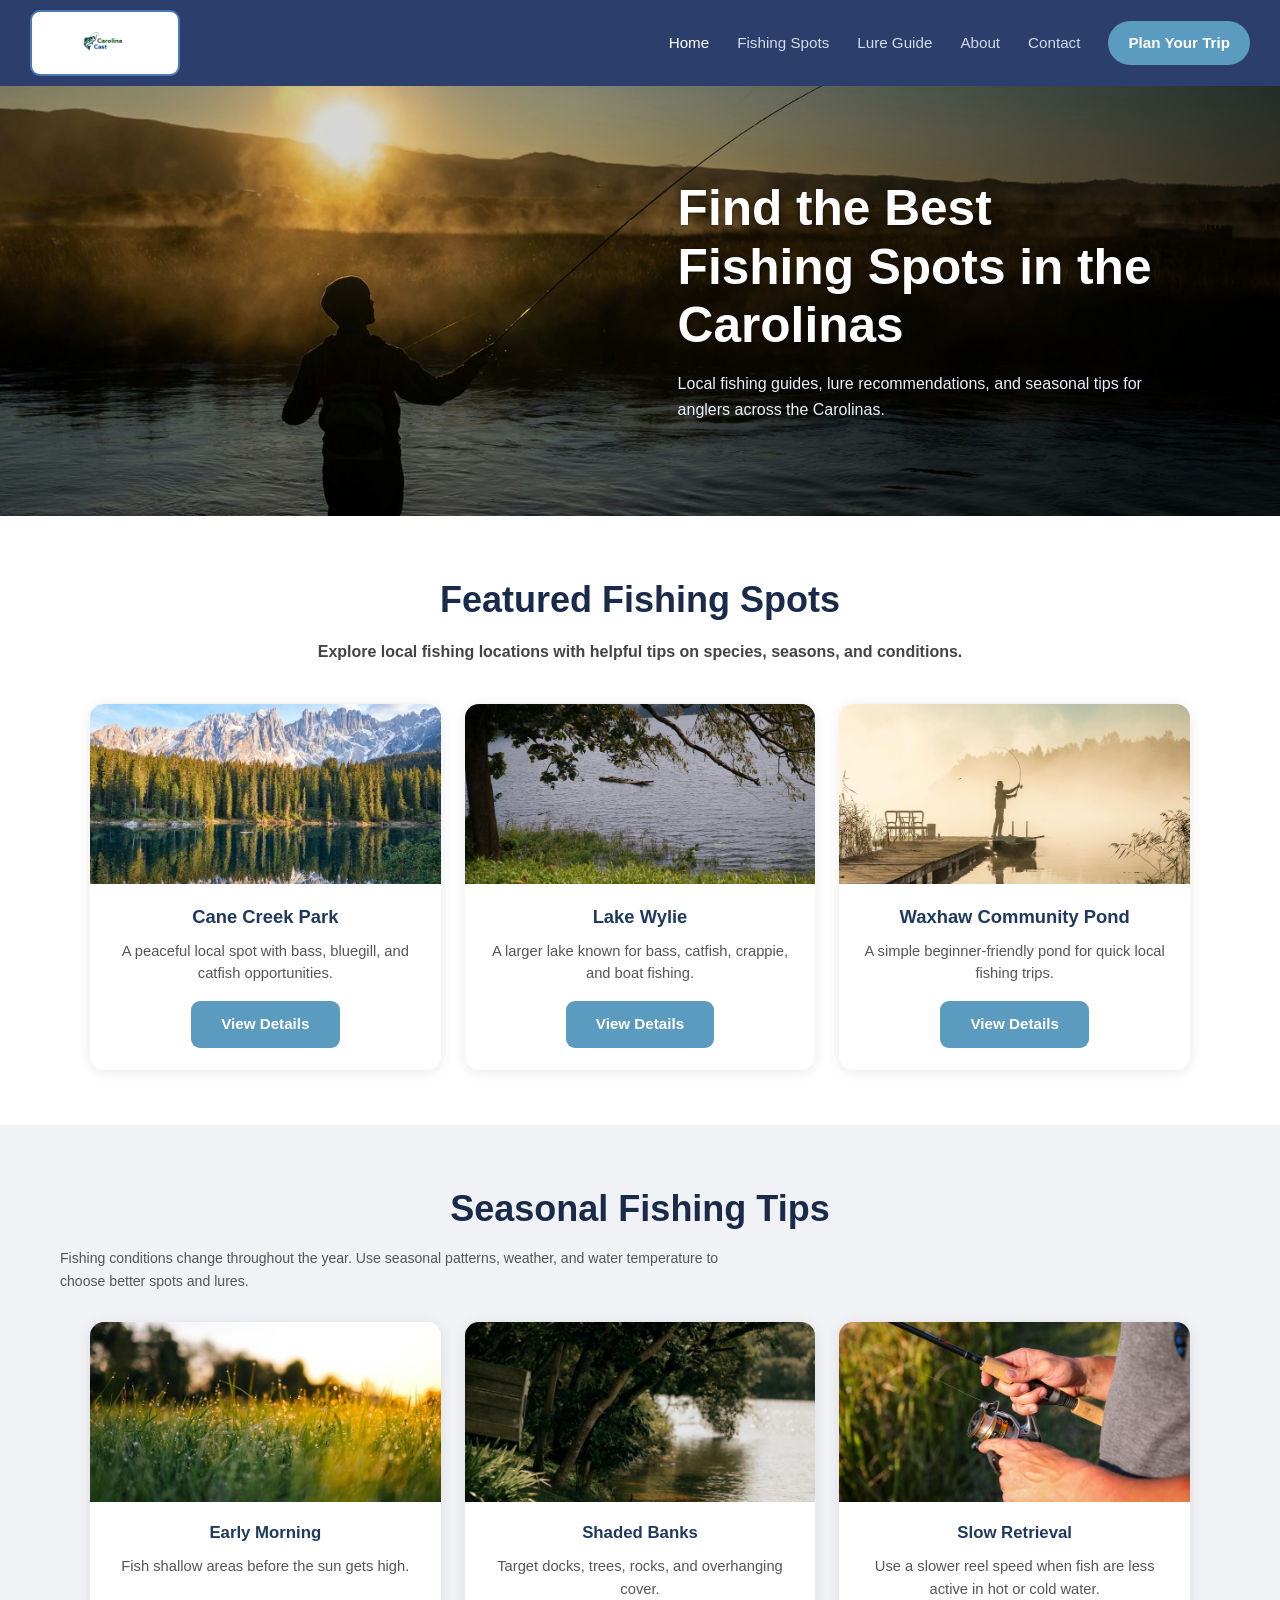
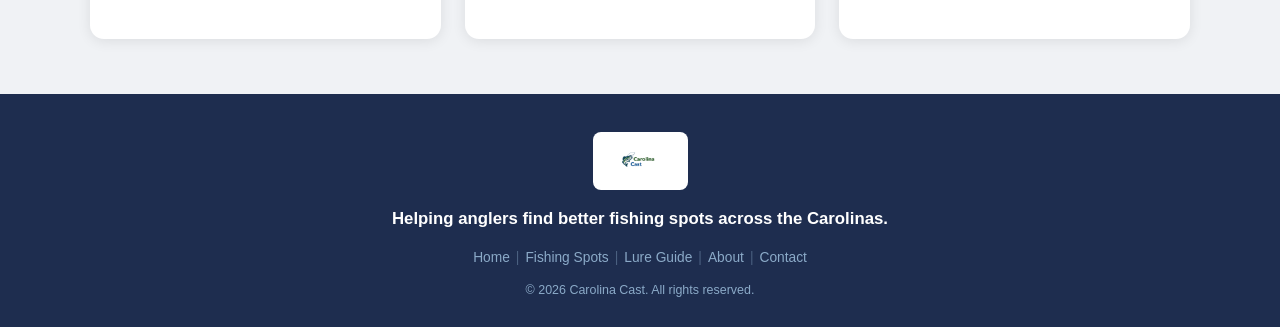
<file: index.html>
<!DOCTYPE html>
<html lang="en">
<head>
  <!-- Author: Patrick Rzepka -->
  <meta charset="UTF-8">
  <meta name="viewport" content="width=device-width, initial-scale=1.0">
  <title>Carolina Cast - Find the Best Fishing Spots</title>

  <!-- EXTERNAL CSS -->
  <link rel="stylesheet" href="styles.css">

  <!-- INTERNAL CSS -->
  <style>
    .featured-section {
      background-color: #ffffff;
      padding: 55px 60px;
    }

    .seasonal-section {
      background-color: #f0f2f5;
      padding: 55px 60px;
    }

    .seasonal-card .card-photo {
      height: 180px;
    }

    .seasonal-card .card-body {
      text-align: center;
    }

    .seasonal-card .card-body h3 {
      font-size: 1.05rem;
    }
  </style>
</head>
<body>

  <!-- NAV -->
  <nav>
    <div class="nav-logo-box">
      <img src="images/Carolina_Cast.png" alt="Carolina Cast Logo">
    </div>
    <ul class="nav-links">
      <li><a href="index.html" class="active">Home</a></li>
      <li><a href="fishing-spots.html">Fishing Spots</a></li>
      <li><a href="lure-guide.html">Lure Guide</a></li>
      <li><a href="about.html">About</a></li>
      <li><a href="contact.html">Contact</a></li>
      <li><a href="contact.html" class="btn-nav">Plan Your Trip</a></li>
    </ul>
  </nav>

  <!-- HERO -->
  <section class="hero">
    <img
      class="hero-img"
      src="images/hero.jpg"
      alt="Angler fishing at sunrise on a misty lake in the Carolinas">
    <div class="hero-overlay"></div>
    <!-- INLINE CSS on hero text block -->
    <div class="hero-text" style="text-shadow: 0 1px 4px rgba(0,0,0,0.4);">
      <h1>Find the Best Fishing Spots in the Carolinas</h1>
      <p>Local fishing guides, lure recommendations, and seasonal tips for anglers across the Carolinas.</p>
    </div>
  </section>

  <!-- FEATURED FISHING SPOTS -->
  <section class="featured-section">
    <h2 class="section-title">Featured Fishing Spots</h2>
    <p class="section-subtitle">Explore local fishing locations with helpful tips on species, seasons, and conditions.</p>

    <div class="card-grid">

      <div class="card">
        <img
          class="card-photo"
          src="images/spot1.jpg"
          alt="Cane Creek Park">
        <div class="card-body">
          <h3>Cane Creek Park</h3>
          <p>A peaceful local spot with bass, bluegill, and catfish opportunities.</p>
          <a href="fishing-spots.html" class="btn-card">View Details</a>
        </div>
      </div>

      <div class="card">
        <img
          class="card-photo"
          src="images/spot2.jpg"
          alt="Lake Wylie">
        <div class="card-body">
          <h3>Lake Wylie</h3>
          <p>A larger lake known for bass, catfish, crappie, and boat fishing.</p>
          <a href="fishing-spots.html" class="btn-card">View Details</a>
        </div>
      </div>

      <div class="card">
        <img
          class="card-photo"
          src="images/spot3.jpg"
          alt="Waxhaw Community Pond">
        <div class="card-body">
          <h3>Waxhaw Community Pond</h3>
          <p>A simple beginner-friendly pond for quick local fishing trips.</p>
          <a href="fishing-spots.html" class="btn-card">View Details</a>
        </div>
      </div>

    </div>
  </section>

  <!-- SEASONAL FISHING TIPS -->
  <section class="seasonal-section">
    <h2 class="section-title">Seasonal Fishing Tips</h2>
    <!-- INLINE CSS on subtitle paragraph -->
    <p style="font-size: 0.88rem; color: #555; margin-bottom: 30px; max-width: 680px;">
      Fishing conditions change throughout the year. Use seasonal patterns, weather, and water temperature to choose better spots and lures.
    </p>

    <div class="card-grid">

      <div class="card seasonal-card">
        <img
          class="card-photo"
          src="images/morning.jpg"
          alt="Early morning fishing">
        <div class="card-body">
          <h3>Early Morning</h3>
          <p>Fish shallow areas before the sun gets high.</p>
        </div>
      </div>

      <div class="card seasonal-card">
        <img
          class="card-photo"
          src="images/shaded.jpg"
          alt="Shaded banks fishing">
        <div class="card-body">
          <h3>Shaded Banks</h3>
          <p>Target docks, trees, rocks, and overhanging cover.</p>
        </div>
      </div>

      <div class="card seasonal-card">
        <img
          class="card-photo"
          src="images/retrieval.jpg"
          alt="Slow retrieval technique">
        <div class="card-body">
          <h3>Slow Retrieval</h3>
          <p>Use a slower reel speed when fish are less active in hot or cold water.</p>
        </div>
      </div>

    </div>
  </section>

  <!-- FOOTER -->
  <footer>
    <div class="footer-logo-box">
      <img src="images/Carolina_Cast.png" alt="Carolina Cast Logo">
    </div>
    <p class="tagline">Helping anglers find better fishing spots across the Carolinas.</p>
    <ul class="footer-links">
      <li><a href="index.html">Home</a></li>
      <li><a href="fishing-spots.html">Fishing Spots</a></li>
      <li><a href="lure-guide.html">Lure Guide</a></li>
      <li><a href="about.html">About</a></li>
      <li><a href="contact.html">Contact</a></li>
    </ul>
    <p class="footer-copy">© 2026 Carolina Cast. All rights reserved.</p>
  </footer>

</body>
</html>
</file>
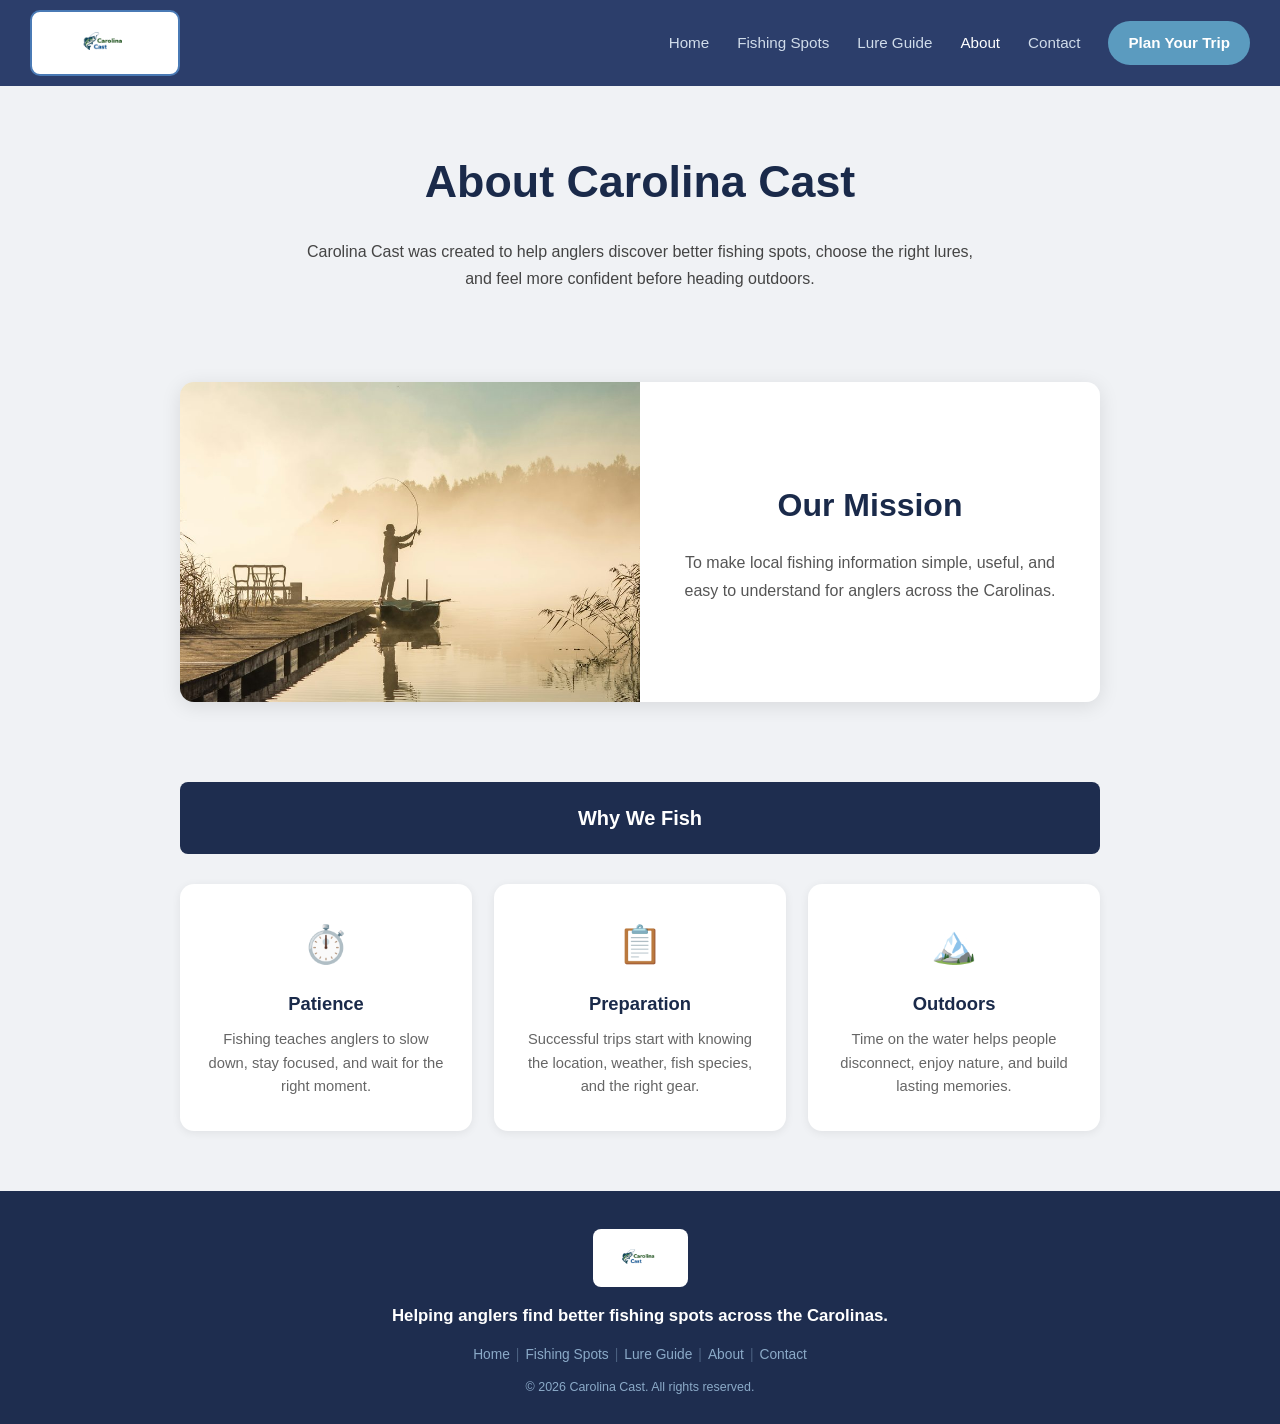
<file: about.html>
<!DOCTYPE html>
<html lang="en">
<head>
  <!-- Author: Patrick Rzepka -->
  <meta charset="UTF-8">
  <meta name="viewport" content="width=device-width, initial-scale=1.0">
  <title>About Us - Carolina Cast</title>

  <!-- EXTERNAL CSS -->
  <link rel="stylesheet" href="styles.css">

  <!-- INTERNAL CSS -->
  <style>
    .about-values-section {
      background-color: #f0f2f5;
      padding: 10px 60px 60px;
    }

    .about-mission-section {
      background-color: #f0f2f5;
      padding: 30px 60px 20px;
    }
  </style>
</head>
<body>

  <!-- NAV -->
  <nav>
    <div class="nav-logo-box">
      <img src="images/Carolina_Cast.png" alt="Carolina Cast Logo">
    </div>

    <ul class="nav-links">
      <li><a href="index.html">Home</a></li>
      <li><a href="fishing-spots.html">Fishing Spots</a></li>
      <li><a href="lure-guide.html">Lure Guide</a></li>
      <li><a href="about.html" class="active">About</a></li>
      <li><a href="contact.html">Contact</a></li>
      <li><a href="contact.html" class="btn-nav">Plan Your Trip</a></li>
    </ul>
  </nav>

  <!-- ABOUT HEADER -->
  <div class="about-header" style="background-color: #f0f2f5;">
    <h1>About Carolina Cast</h1>
    <p>
      Carolina Cast was created to help anglers discover better fishing spots,
      choose the right lures, and feel more confident before heading outdoors.
    </p>
  </div>

  <!-- MISSION -->
  <section class="about-mission-section">
    <div class="mission-block">
      <img
        class="mission-photo"
        src="images/mission.jpg"
        alt="Angler fishing on a misty lake from a dock">

      <div class="mission-text-box">
        <h2>Our Mission</h2>
        <p>
          To make local fishing information simple, useful, and easy to understand
          for anglers across the Carolinas.
        </p>
      </div>
    </div>
  </section>

  <!-- WHY WE FISH -->
  <section class="about-values-section">
    <div class="why-banner">Why We Fish</div>

    <div class="values-grid">

      <div class="value-card">
        <div class="value-icon" style="color: #4a7aaa;">⏱️</div>
        <h3>Patience</h3>
        <p>
          Fishing teaches anglers to slow down, stay focused, and wait for the
          right moment.
        </p>
      </div>

      <div class="value-card">
        <div class="value-icon" style="color: #4a7aaa;">📋</div>
        <h3>Preparation</h3>
        <p>
          Successful trips start with knowing the location, weather, fish species,
          and the right gear.
        </p>
      </div>

      <div class="value-card">
        <div class="value-icon" style="color: #2d8a4e;">🏔️</div>
        <h3>Outdoors</h3>
        <p>
          Time on the water helps people disconnect, enjoy nature, and build
          lasting memories.
        </p>
      </div>

    </div>
  </section>

  <!-- FOOTER -->
  <footer>
    <div class="footer-logo-box">
      <img src="images/Carolina_Cast.png" alt="Carolina Cast Logo">
    </div>

    <p class="tagline">
      Helping anglers find better fishing spots across the Carolinas.
    </p>

    <ul class="footer-links">
      <li><a href="index.html">Home</a></li>
      <li><a href="fishing-spots.html">Fishing Spots</a></li>
      <li><a href="lure-guide.html">Lure Guide</a></li>
      <li><a href="about.html">About</a></li>
      <li><a href="contact.html">Contact</a></li>
    </ul>

    <p class="footer-copy">© 2026 Carolina Cast. All rights reserved.</p>
  </footer>

</body>
</html>
</file>
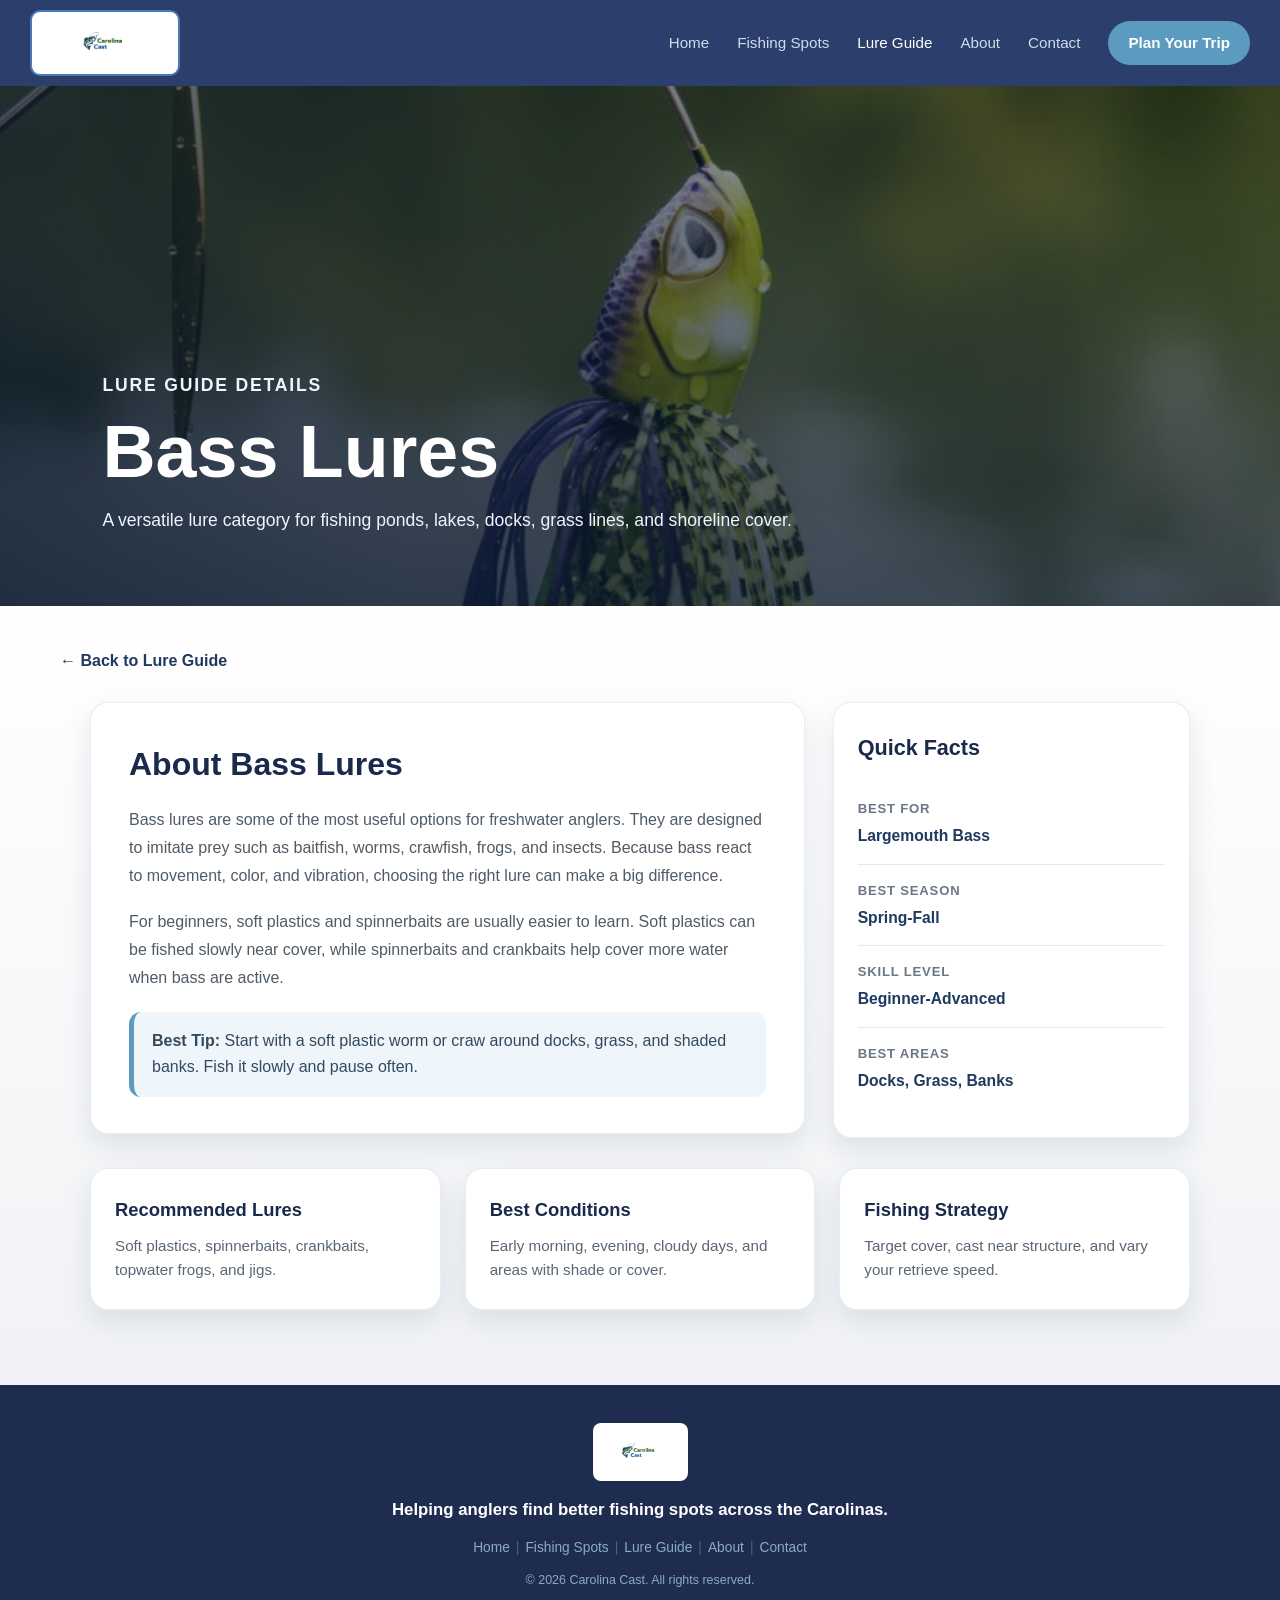
<file: bass-lures.html>
<!DOCTYPE html>
<html lang="en">
<head>
  <!-- Author: Patrick Rzepka -->
  <meta charset="UTF-8">
  <meta name="viewport" content="width=device-width, initial-scale=1.0">
  <title>Bass Lures - Carolina Cast</title>
  <link rel="stylesheet" href="styles.css">
</head>

<body>

  <nav>
    <div class="nav-logo-box">
      <img src="images/Carolina_Cast.png" alt="Carolina Cast Logo">
    </div>

    <ul class="nav-links">
      <li><a href="index.html">Home</a></li>
      <li><a href="fishing-spots.html">Fishing Spots</a></li>
      <li><a href="lure-guide.html" class="active">Lure Guide</a></li>
      <li><a href="about.html">About</a></li>
      <li><a href="contact.html">Contact</a></li>
      <li><a href="contact.html" class="btn-nav">Plan Your Trip</a></li>
    </ul>
  </nav>

  <header class="lure-detail-hero">
    <img src="images/bass.jpg" alt="Bass fishing lure">
    <div class="lure-detail-overlay"></div>

    <div class="lure-detail-hero-text">
      <p class="eyebrow">Lure Guide Details</p>
      <h1>Bass Lures</h1>
      <p>
        A versatile lure category for fishing ponds, lakes, docks, grass lines,
        and shoreline cover.
      </p>
    </div>
  </header>

  <main class="lure-detail-page">

    <a href="lure-guide.html" class="back-to-spots">← Back to Lure Guide</a>

    <section class="detail-page-layout">

      <div class="detail-main-card">
        <h2>About Bass Lures</h2>

        <p>
          Bass lures are some of the most useful options for freshwater anglers.
          They are designed to imitate prey such as baitfish, worms, crawfish,
          frogs, and insects. Because bass react to movement, color, and vibration,
          choosing the right lure can make a big difference.
        </p>

        <p>
          For beginners, soft plastics and spinnerbaits are usually easier to learn.
          Soft plastics can be fished slowly near cover, while spinnerbaits and
          crankbaits help cover more water when bass are active.
        </p>

        <div class="tip-box">
          <strong>Best Tip:</strong> Start with a soft plastic worm or craw around
          docks, grass, and shaded banks. Fish it slowly and pause often.
        </div>
      </div>

      <aside class="detail-sidebar">
        <h3>Quick Facts</h3>

        <div class="fact-row">
          <span>Best For</span>
          <strong>Largemouth Bass</strong>
        </div>

        <div class="fact-row">
          <span>Best Season</span>
          <strong>Spring-Fall</strong>
        </div>

        <div class="fact-row">
          <span>Skill Level</span>
          <strong>Beginner-Advanced</strong>
        </div>

        <div class="fact-row">
          <span>Best Areas</span>
          <strong>Docks, Grass, Banks</strong>
        </div>
      </aside>

    </section>

    <section class="detail-info-grid">
      <div class="detail-info-card">
        <h3>Recommended Lures</h3>
        <p>Soft plastics, spinnerbaits, crankbaits, topwater frogs, and jigs.</p>
      </div>

      <div class="detail-info-card">
        <h3>Best Conditions</h3>
        <p>Early morning, evening, cloudy days, and areas with shade or cover.</p>
      </div>

      <div class="detail-info-card">
        <h3>Fishing Strategy</h3>
        <p>Target cover, cast near structure, and vary your retrieve speed.</p>
      </div>
    </section>

  </main>

  <footer>
    <div class="footer-logo-box">
      <img src="images/Carolina_Cast.png" alt="Carolina Cast Logo">
    </div>

    <p class="tagline">Helping anglers find better fishing spots across the Carolinas.</p>

    <ul class="footer-links">
      <li><a href="index.html">Home</a></li>
      <li><a href="fishing-spots.html">Fishing Spots</a></li>
      <li><a href="lure-guide.html">Lure Guide</a></li>
      <li><a href="about.html">About</a></li>
      <li><a href="contact.html">Contact</a></li>
    </ul>

    <p class="footer-copy">© 2026 Carolina Cast. All rights reserved.</p>
  </footer>

</body>
</html>
</file>
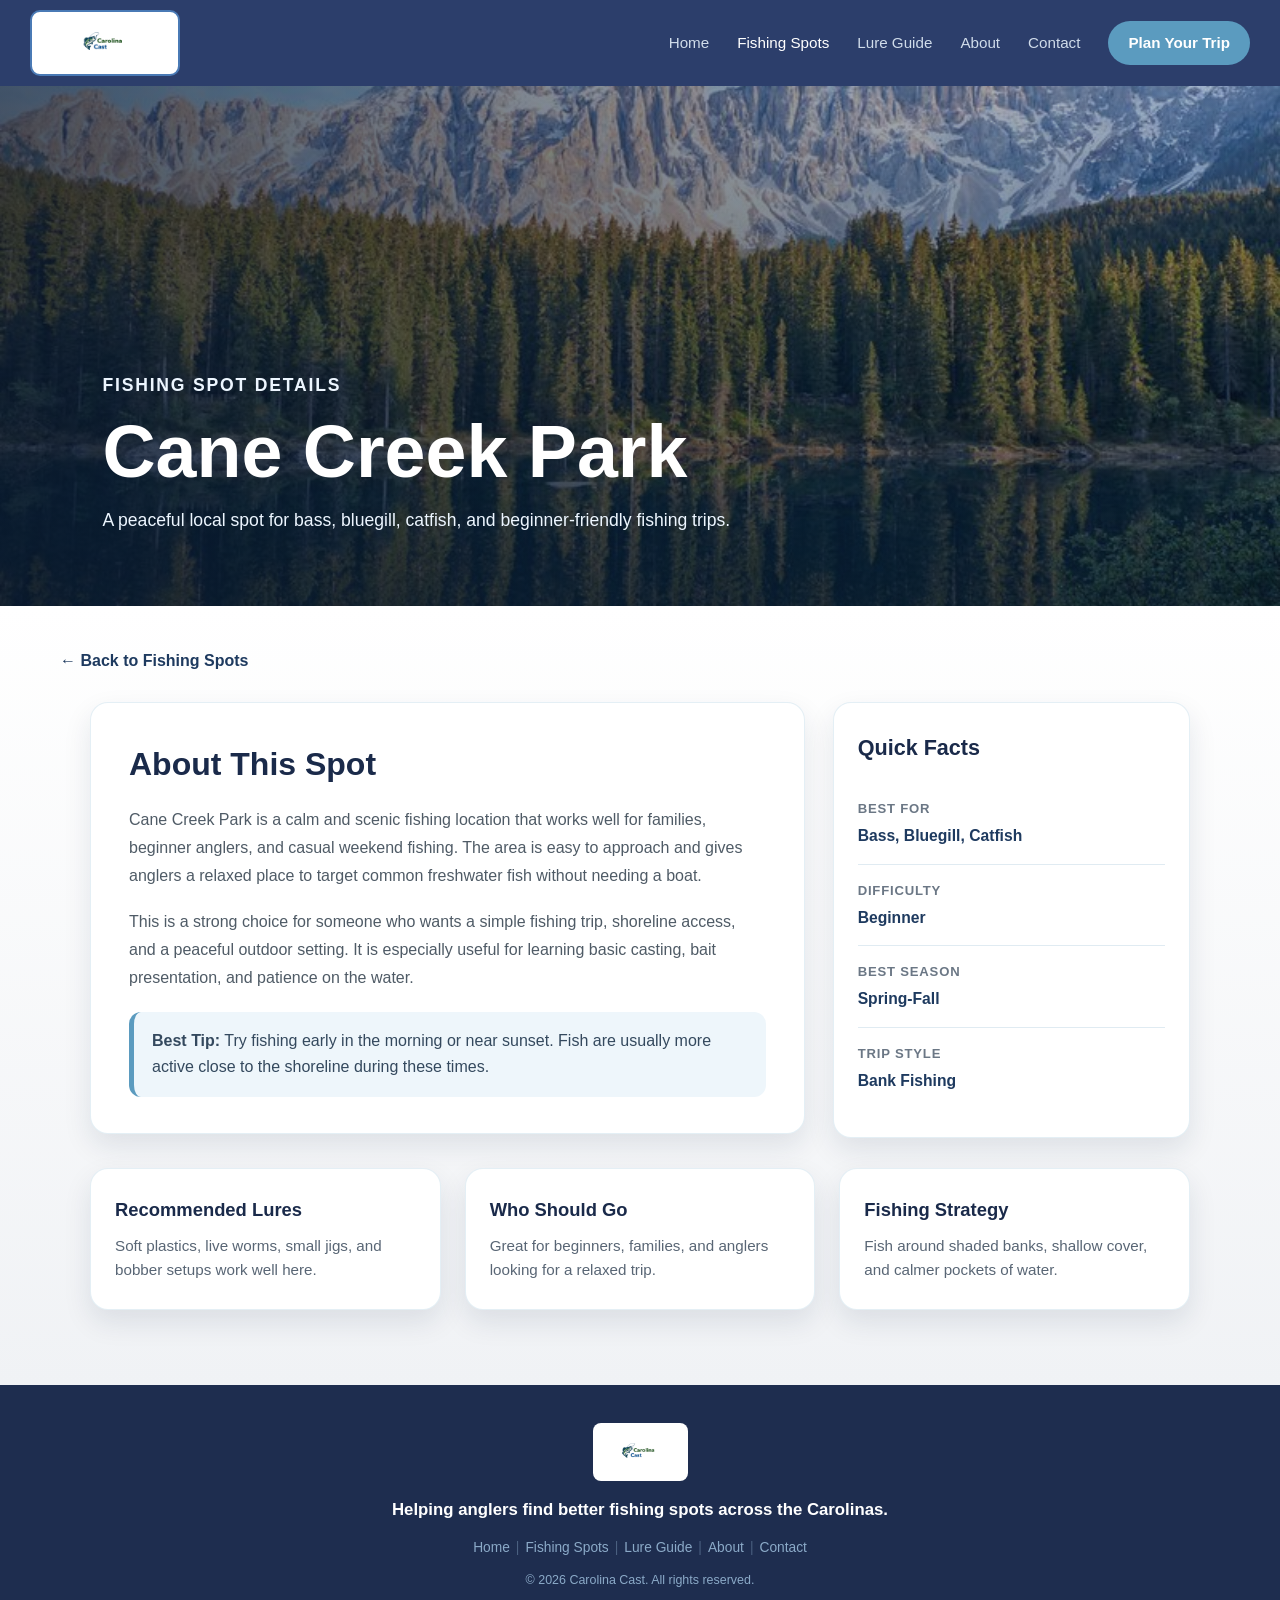
<file: cane-creek.html>
<!DOCTYPE html>
<html lang="en">
<head>
  <!-- Author: Patrick Rzepka -->
  <meta charset="UTF-8">
  <meta name="viewport" content="width=device-width, initial-scale=1.0">
  <title>Cane Creek Park - Carolina Cast</title>
  <link rel="stylesheet" href="styles.css">
</head>

<body>

  <nav>
    <div class="nav-logo-box">
      <img src="images/Carolina_Cast.png" alt="Carolina Cast Logo">
    </div>

    <ul class="nav-links">
      <li><a href="index.html">Home</a></li>
      <li><a href="fishing-spots.html" class="active">Fishing Spots</a></li>
      <li><a href="lure-guide.html">Lure Guide</a></li>
      <li><a href="about.html">About</a></li>
      <li><a href="contact.html">Contact</a></li>
      <li><a href="contact.html" class="btn-nav">Plan Your Trip</a></li>
    </ul>
  </nav>

  <header class="spot-detail-hero">
    <img src="images/spot1.jpg" alt="Cane Creek Park fishing area">
    <div class="spot-detail-overlay"></div>

    <div class="spot-detail-hero-text">
      <p class="eyebrow">Fishing Spot Details</p>
      <h1>Cane Creek Park</h1>
      <p>A peaceful local spot for bass, bluegill, catfish, and beginner-friendly fishing trips.</p>
    </div>
  </header>

  <main class="spot-detail-page">

    <a href="fishing-spots.html" class="back-to-spots">← Back to Fishing Spots</a>

    <section class="detail-page-layout">

      <div class="detail-main-card">
        <h2>About This Spot</h2>
        <p>
          Cane Creek Park is a calm and scenic fishing location that works well
          for families, beginner anglers, and casual weekend fishing. The area is
          easy to approach and gives anglers a relaxed place to target common
          freshwater fish without needing a boat.
        </p>

        <p>
          This is a strong choice for someone who wants a simple fishing trip,
          shoreline access, and a peaceful outdoor setting. It is especially useful
          for learning basic casting, bait presentation, and patience on the water.
        </p>

        <div class="tip-box">
          <strong>Best Tip:</strong> Try fishing early in the morning or near sunset.
          Fish are usually more active close to the shoreline during these times.
        </div>
      </div>

      <aside class="detail-sidebar">
        <h3>Quick Facts</h3>

        <div class="fact-row">
          <span>Best For</span>
          <strong>Bass, Bluegill, Catfish</strong>
        </div>

        <div class="fact-row">
          <span>Difficulty</span>
          <strong>Beginner</strong>
        </div>

        <div class="fact-row">
          <span>Best Season</span>
          <strong>Spring-Fall</strong>
        </div>

        <div class="fact-row">
          <span>Trip Style</span>
          <strong>Bank Fishing</strong>
        </div>
      </aside>

    </section>

    <section class="detail-info-grid">
      <div class="detail-info-card">
        <h3>Recommended Lures</h3>
        <p>Soft plastics, live worms, small jigs, and bobber setups work well here.</p>
      </div>

      <div class="detail-info-card">
        <h3>Who Should Go</h3>
        <p>Great for beginners, families, and anglers looking for a relaxed trip.</p>
      </div>

      <div class="detail-info-card">
        <h3>Fishing Strategy</h3>
        <p>Fish around shaded banks, shallow cover, and calmer pockets of water.</p>
      </div>
    </section>

  </main>

  <footer>
    <div class="footer-logo-box">
      <img src="images/Carolina_Cast.png" alt="Carolina Cast Logo">
    </div>
    <p class="tagline">Helping anglers find better fishing spots across the Carolinas.</p>
    <ul class="footer-links">
      <li><a href="index.html">Home</a></li>
      <li><a href="fishing-spots.html">Fishing Spots</a></li>
      <li><a href="lure-guide.html">Lure Guide</a></li>
      <li><a href="about.html">About</a></li>
      <li><a href="contact.html">Contact</a></li>
    </ul>
    <p class="footer-copy">© 2026 Carolina Cast. All rights reserved.</p>
  </footer>

</body>
</html>
</file>
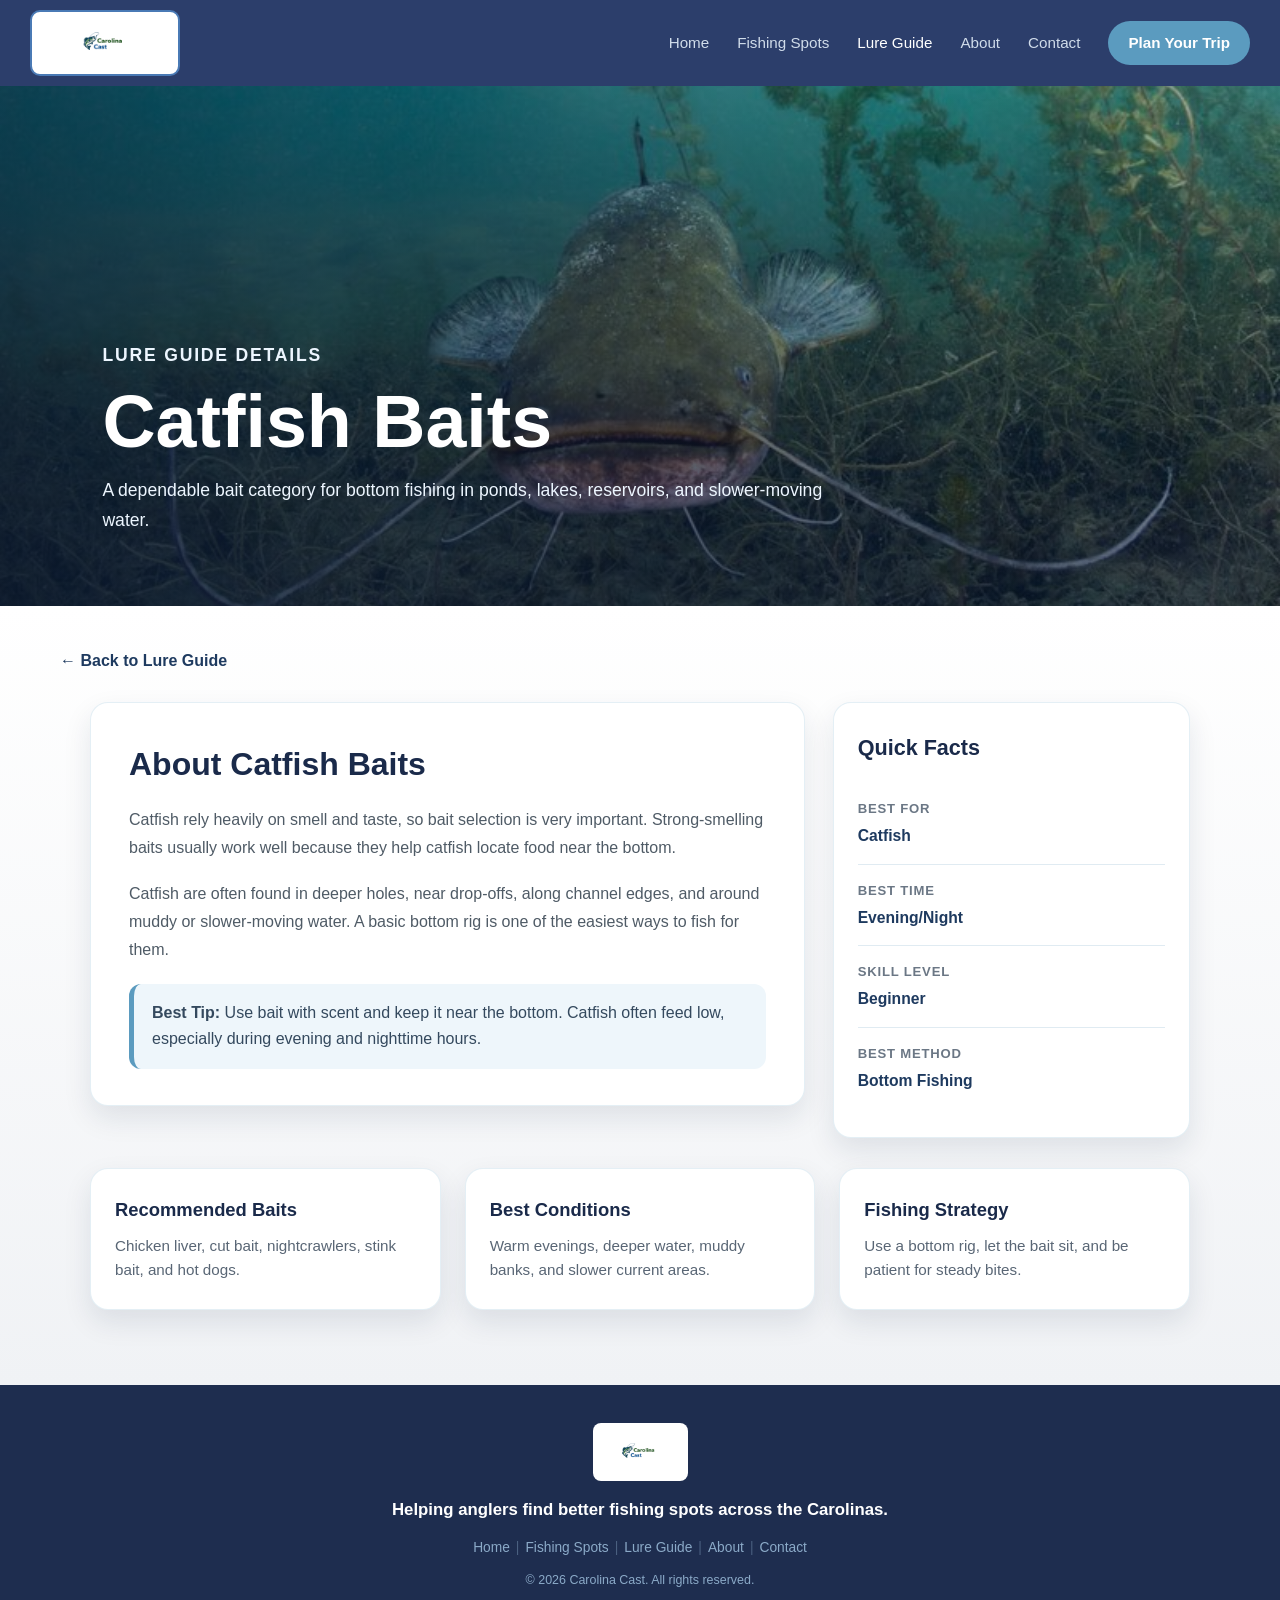
<file: catfish-baits.html>
<!DOCTYPE html>
<html lang="en">
<head>
  <!-- Author: Patrick Rzepka -->
  <meta charset="UTF-8">
  <meta name="viewport" content="width=device-width, initial-scale=1.0">
  <title>Catfish Baits - Carolina Cast</title>
  <link rel="stylesheet" href="styles.css">
</head>

<body>

  <nav>
    <div class="nav-logo-box">
      <img src="images/Carolina_Cast.png" alt="Carolina Cast Logo">
    </div>

    <ul class="nav-links">
      <li><a href="index.html">Home</a></li>
      <li><a href="fishing-spots.html">Fishing Spots</a></li>
      <li><a href="lure-guide.html" class="active">Lure Guide</a></li>
      <li><a href="about.html">About</a></li>
      <li><a href="contact.html">Contact</a></li>
      <li><a href="contact.html" class="btn-nav">Plan Your Trip</a></li>
    </ul>
  </nav>

  <header class="lure-detail-hero">
    <img src="images/catfish.jpg" alt="Catfish bait setup">
    <div class="lure-detail-overlay"></div>

    <div class="lure-detail-hero-text">
      <p class="eyebrow">Lure Guide Details</p>
      <h1>Catfish Baits</h1>
      <p>
        A dependable bait category for bottom fishing in ponds, lakes, reservoirs,
        and slower-moving water.
      </p>
    </div>
  </header>

  <main class="lure-detail-page">

    <a href="lure-guide.html" class="back-to-spots">← Back to Lure Guide</a>

    <section class="detail-page-layout">

      <div class="detail-main-card">
        <h2>About Catfish Baits</h2>

        <p>
          Catfish rely heavily on smell and taste, so bait selection is very
          important. Strong-smelling baits usually work well because they help
          catfish locate food near the bottom.
        </p>

        <p>
          Catfish are often found in deeper holes, near drop-offs, along channel
          edges, and around muddy or slower-moving water. A basic bottom rig is
          one of the easiest ways to fish for them.
        </p>

        <div class="tip-box">
          <strong>Best Tip:</strong> Use bait with scent and keep it near the bottom.
          Catfish often feed low, especially during evening and nighttime hours.
        </div>
      </div>

      <aside class="detail-sidebar">
        <h3>Quick Facts</h3>

        <div class="fact-row">
          <span>Best For</span>
          <strong>Catfish</strong>
        </div>

        <div class="fact-row">
          <span>Best Time</span>
          <strong>Evening/Night</strong>
        </div>

        <div class="fact-row">
          <span>Skill Level</span>
          <strong>Beginner</strong>
        </div>

        <div class="fact-row">
          <span>Best Method</span>
          <strong>Bottom Fishing</strong>
        </div>
      </aside>

    </section>

    <section class="detail-info-grid">
      <div class="detail-info-card">
        <h3>Recommended Baits</h3>
        <p>Chicken liver, cut bait, nightcrawlers, stink bait, and hot dogs.</p>
      </div>

      <div class="detail-info-card">
        <h3>Best Conditions</h3>
        <p>Warm evenings, deeper water, muddy banks, and slower current areas.</p>
      </div>

      <div class="detail-info-card">
        <h3>Fishing Strategy</h3>
        <p>Use a bottom rig, let the bait sit, and be patient for steady bites.</p>
      </div>
    </section>

  </main>

  <footer>
    <div class="footer-logo-box">
      <img src="images/Carolina_Cast.png" alt="Carolina Cast Logo">
    </div>

    <p class="tagline">Helping anglers find better fishing spots across the Carolinas.</p>

    <ul class="footer-links">
      <li><a href="index.html">Home</a></li>
      <li><a href="fishing-spots.html">Fishing Spots</a></li>
      <li><a href="lure-guide.html">Lure Guide</a></li>
      <li><a href="about.html">About</a></li>
      <li><a href="contact.html">Contact</a></li>
    </ul>

    <p class="footer-copy">© 2026 Carolina Cast. All rights reserved.</p>
  </footer>

</body>
</html>
</file>
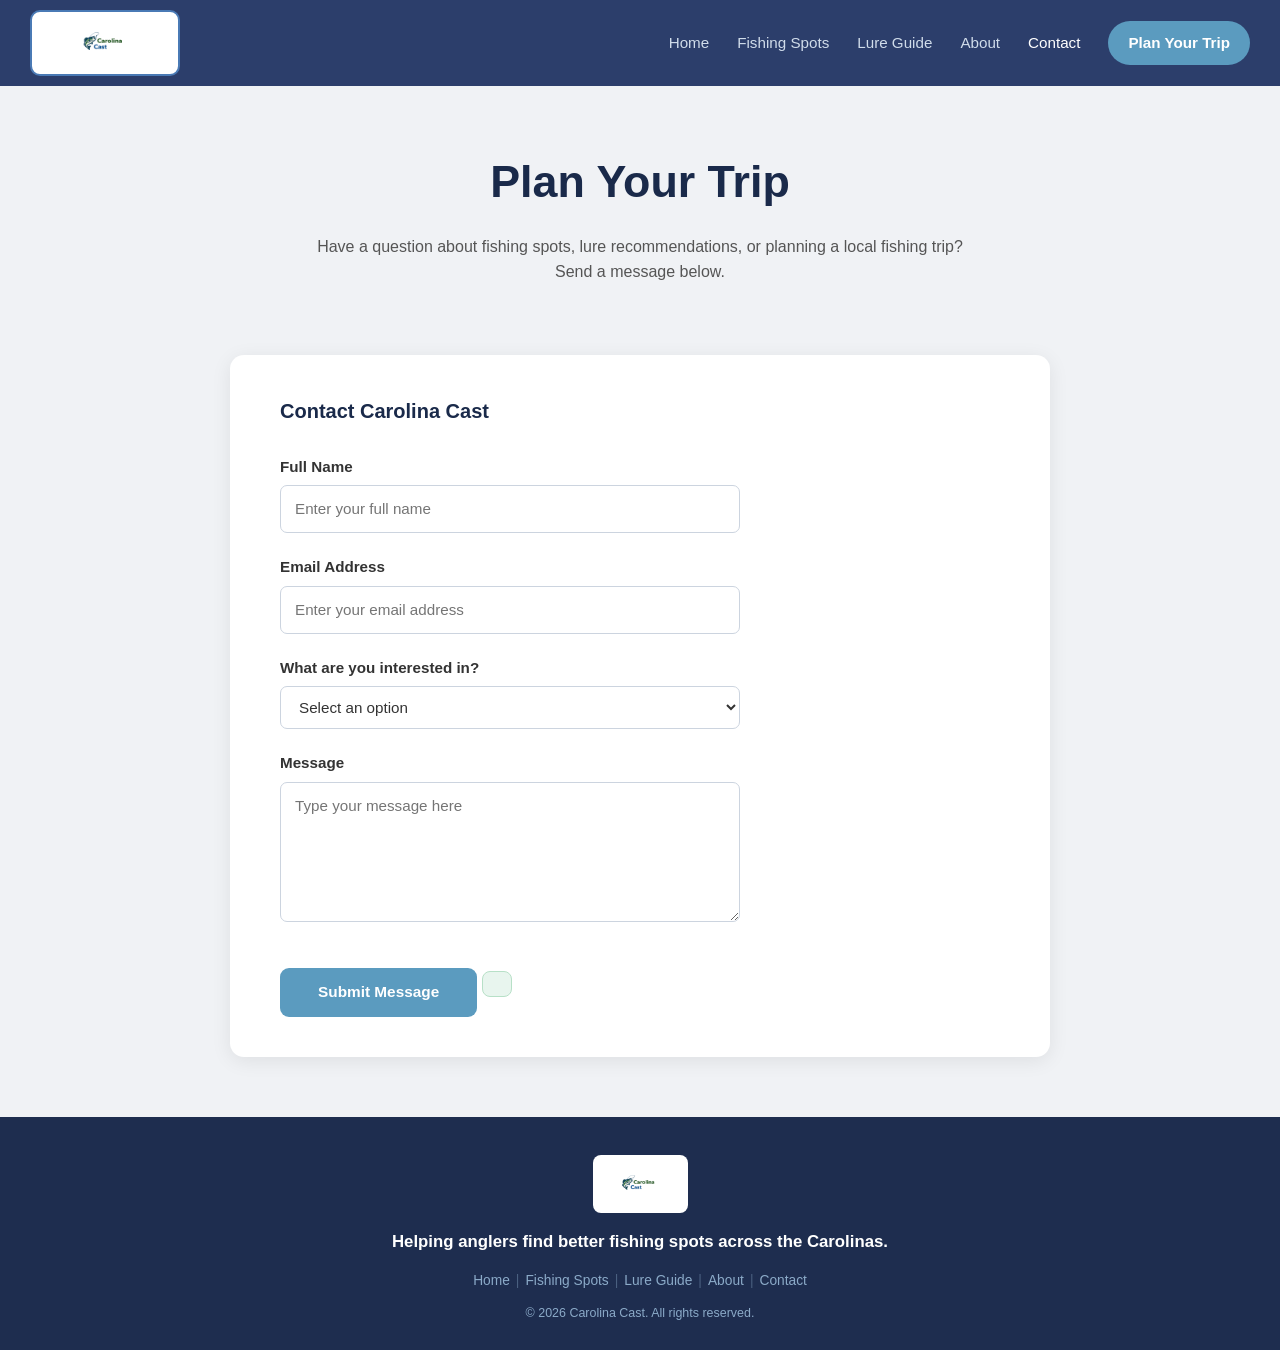
<file: contact.html>
<!DOCTYPE html>
<html lang="en">
<head>
  <!-- Author: Patrick Rzepka -->
  <meta charset="UTF-8">
  <meta name="viewport" content="width=device-width, initial-scale=1.0">
  <title>Contact - Carolina Cast</title>
  <link rel="stylesheet" href="styles.css">
</head>

<body>

  <!-- NAV -->
  <nav>
    <div class="nav-logo-box">
      <img src="images/Carolina_Cast.png" alt="Carolina Cast Logo">
    </div>

    <ul class="nav-links">
      <li><a href="index.html">Home</a></li>
      <li><a href="fishing-spots.html">Fishing Spots</a></li>
      <li><a href="lure-guide.html">Lure Guide</a></li>
      <li><a href="about.html">About</a></li>
      <li><a href="contact.html" class="active">Contact</a></li>
      <li><a href="contact.html" class="btn-nav">Plan Your Trip</a></li>
    </ul>
  </nav>

  <!-- CONTACT HEADER -->
  <header class="contact-header">
    <h1>Plan Your Trip</h1>
    <p>
      Have a question about fishing spots, lure recommendations, or planning a
      local fishing trip? Send a message below.
    </p>
  </header>

  <!-- CONTACT FORM -->
  <main>
    <section class="contact-form-wrap">
      <h2>Contact Carolina Cast</h2>

      <form id="contactForm" novalidate>

        <div class="form-group">
          <label for="name">Full Name</label>
          <input type="text" id="name" name="name" placeholder="Enter your full name">
          <small class="error-message" id="nameError"></small>
        </div>

        <div class="form-group">
          <label for="email">Email Address</label>
          <input type="email" id="email" name="email" placeholder="Enter your email address">
          <small class="error-message" id="emailError"></small>
        </div>

        <div class="form-group">
          <label for="tripType">What are you interested in?</label>
          <select id="tripType" name="tripType">
            <option value="">Select an option</option>
            <option value="Fishing Spots">Fishing Spots</option>
            <option value="Lure Recommendations">Lure Recommendations</option>
            <option value="Beginner Fishing Tips">Beginner Fishing Tips</option>
            <option value="Trip Planning">Trip Planning</option>
          </select>
          <small class="error-message" id="tripTypeError"></small>
        </div>

        <div class="form-group">
          <label for="message">Message</label>
          <textarea id="message" name="message" placeholder="Type your message here"></textarea>
          <small class="error-message" id="messageError"></small>
        </div>

        <button type="submit" class="btn-submit">Submit Message</button>

        <p id="formSuccess" class="success-message"></p>

      </form>
    </section>
  </main>

  <!-- FOOTER -->
  <footer>
    <div class="footer-logo-box">
      <img src="images/Carolina_Cast.png" alt="Carolina Cast Logo">
    </div>

    <p class="tagline">Helping anglers find better fishing spots across the Carolinas.</p>

    <ul class="footer-links">
      <li><a href="index.html">Home</a></li>
      <li><a href="fishing-spots.html">Fishing Spots</a></li>
      <li><a href="lure-guide.html">Lure Guide</a></li>
      <li><a href="about.html">About</a></li>
      <li><a href="contact.html">Contact</a></li>
    </ul>

    <p class="footer-copy">© 2026 Carolina Cast. All rights reserved.</p>
  </footer>

  <script src="script.js"></script>
</body>
</html>
</file>
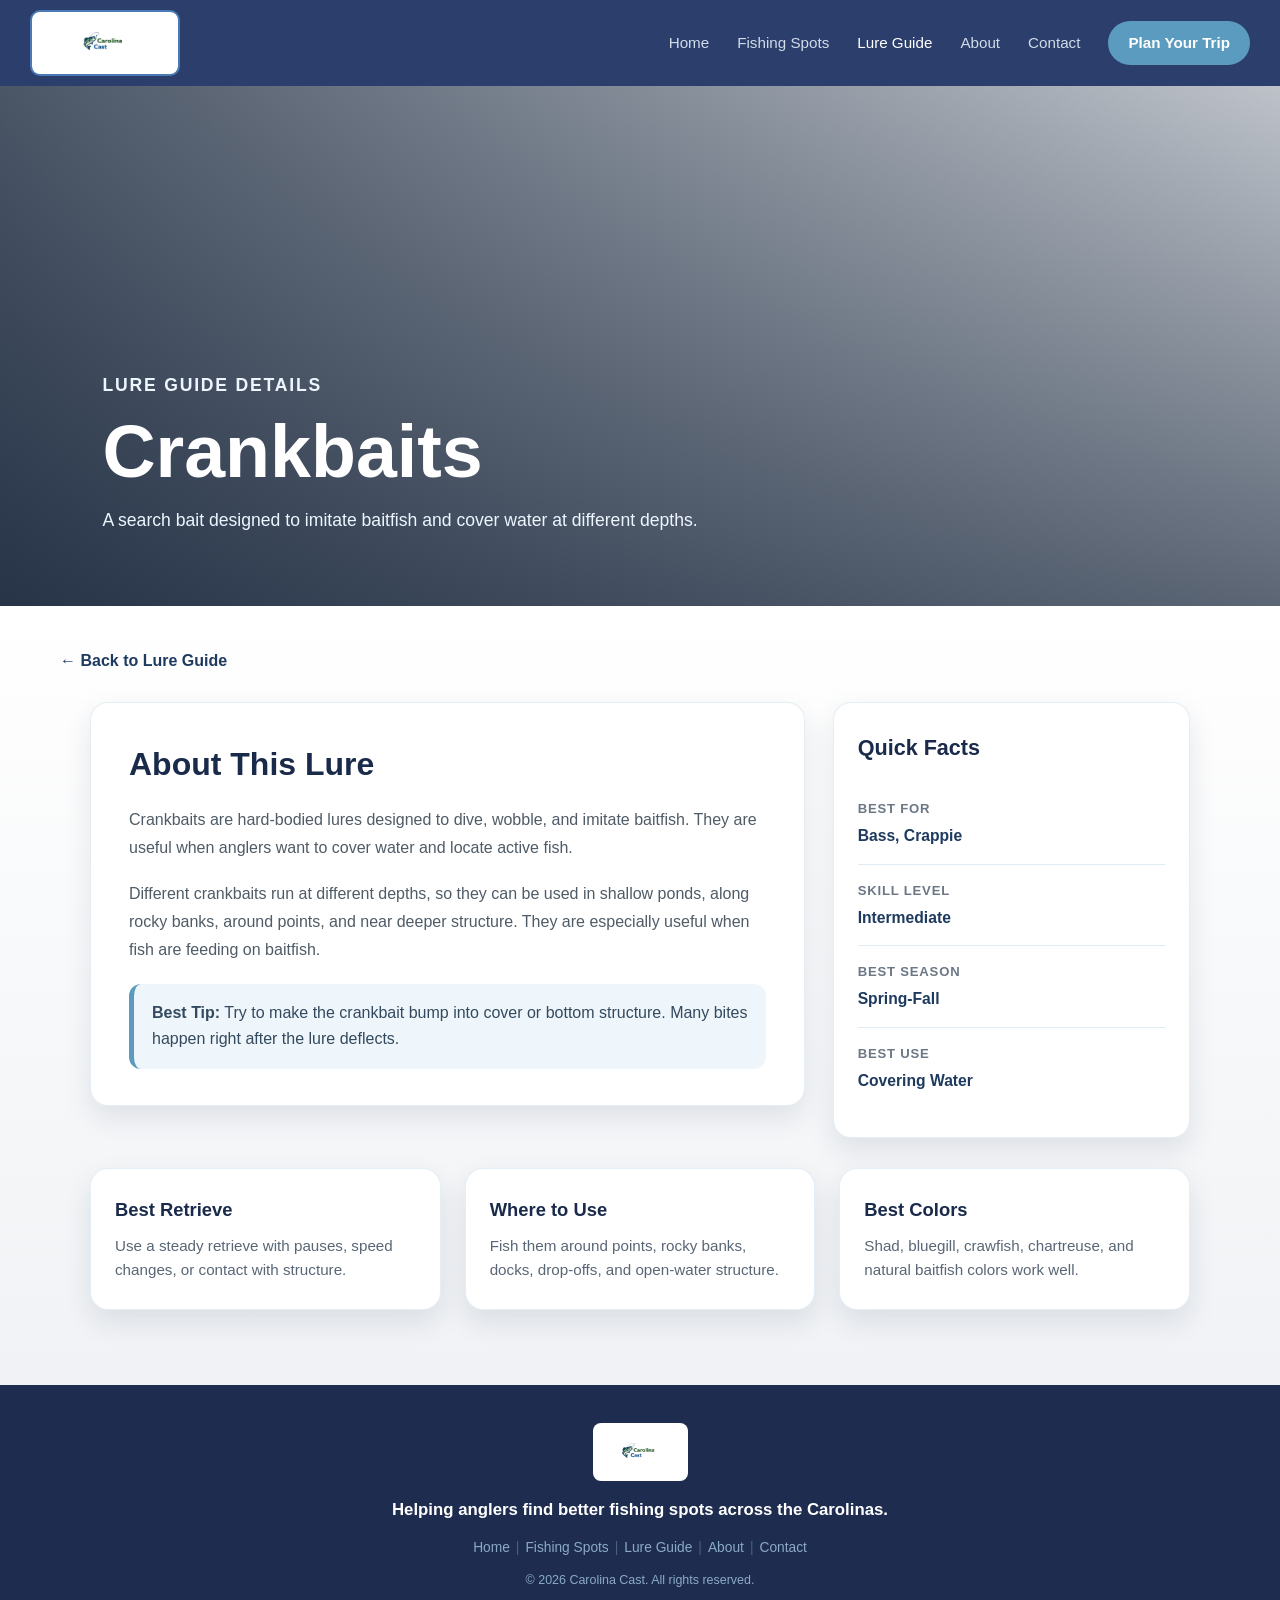
<file: crankbaits.html>
<!DOCTYPE html>
<html lang="en">
<head>
  <!-- Author: Patrick Rzepka -->
  <meta charset="UTF-8">
  <meta name="viewport" content="width=device-width, initial-scale=1.0">
  <title>Crankbaits - Carolina Cast</title>
  <link rel="stylesheet" href="styles.css">
</head>

<body>

  <nav>
    <div class="nav-logo-box">
      <img src="images/Carolina_Cast.png" alt="Carolina Cast Logo">
    </div>

    <ul class="nav-links">
      <li><a href="index.html">Home</a></li>
      <li><a href="fishing-spots.html">Fishing Spots</a></li>
      <li><a href="lure-guide.html" class="active">Lure Guide</a></li>
      <li><a href="about.html">About</a></li>
      <li><a href="contact.html">Contact</a></li>
      <li><a href="contact.html" class="btn-nav">Plan Your Trip</a></li>
    </ul>
  </nav>

  <header class="lure-detail-hero lure-crank-bg">
    <div class="lure-detail-overlay"></div>
    <div class="lure-detail-hero-text">
      <p class="eyebrow">Lure Guide Details</p>
      <h1>Crankbaits</h1>
      <p>A search bait designed to imitate baitfish and cover water at different depths.</p>
    </div>
  </header>

  <main class="lure-detail-page">

    <a href="lure-guide.html" class="back-to-spots">← Back to Lure Guide</a>

    <section class="detail-page-layout">

      <div class="detail-main-card">
        <h2>About This Lure</h2>
        <p>
          Crankbaits are hard-bodied lures designed to dive, wobble, and imitate
          baitfish. They are useful when anglers want to cover water and locate
          active fish.
        </p>

        <p>
          Different crankbaits run at different depths, so they can be used in
          shallow ponds, along rocky banks, around points, and near deeper structure.
          They are especially useful when fish are feeding on baitfish.
        </p>

        <div class="tip-box">
          <strong>Best Tip:</strong> Try to make the crankbait bump into cover or
          bottom structure. Many bites happen right after the lure deflects.
        </div>
      </div>

      <aside class="detail-sidebar">
        <h3>Quick Facts</h3>

        <div class="fact-row">
          <span>Best For</span>
          <strong>Bass, Crappie</strong>
        </div>

        <div class="fact-row">
          <span>Skill Level</span>
          <strong>Intermediate</strong>
        </div>

        <div class="fact-row">
          <span>Best Season</span>
          <strong>Spring-Fall</strong>
        </div>

        <div class="fact-row">
          <span>Best Use</span>
          <strong>Covering Water</strong>
        </div>
      </aside>

    </section>

    <section class="detail-info-grid">
      <div class="detail-info-card">
        <h3>Best Retrieve</h3>
        <p>Use a steady retrieve with pauses, speed changes, or contact with structure.</p>
      </div>

      <div class="detail-info-card">
        <h3>Where to Use</h3>
        <p>Fish them around points, rocky banks, docks, drop-offs, and open-water structure.</p>
      </div>

      <div class="detail-info-card">
        <h3>Best Colors</h3>
        <p>Shad, bluegill, crawfish, chartreuse, and natural baitfish colors work well.</p>
      </div>
    </section>

  </main>

  <footer>
    <div class="footer-logo-box">
      <img src="images/Carolina_Cast.png" alt="Carolina Cast Logo">
    </div>
    <p class="tagline">Helping anglers find better fishing spots across the Carolinas.</p>
    <ul class="footer-links">
      <li><a href="index.html">Home</a></li>
      <li><a href="fishing-spots.html">Fishing Spots</a></li>
      <li><a href="lure-guide.html">Lure Guide</a></li>
      <li><a href="about.html">About</a></li>
      <li><a href="contact.html">Contact</a></li>
    </ul>
    <p class="footer-copy">© 2026 Carolina Cast. All rights reserved.</p>
  </footer>

</body>
</html>
</file>
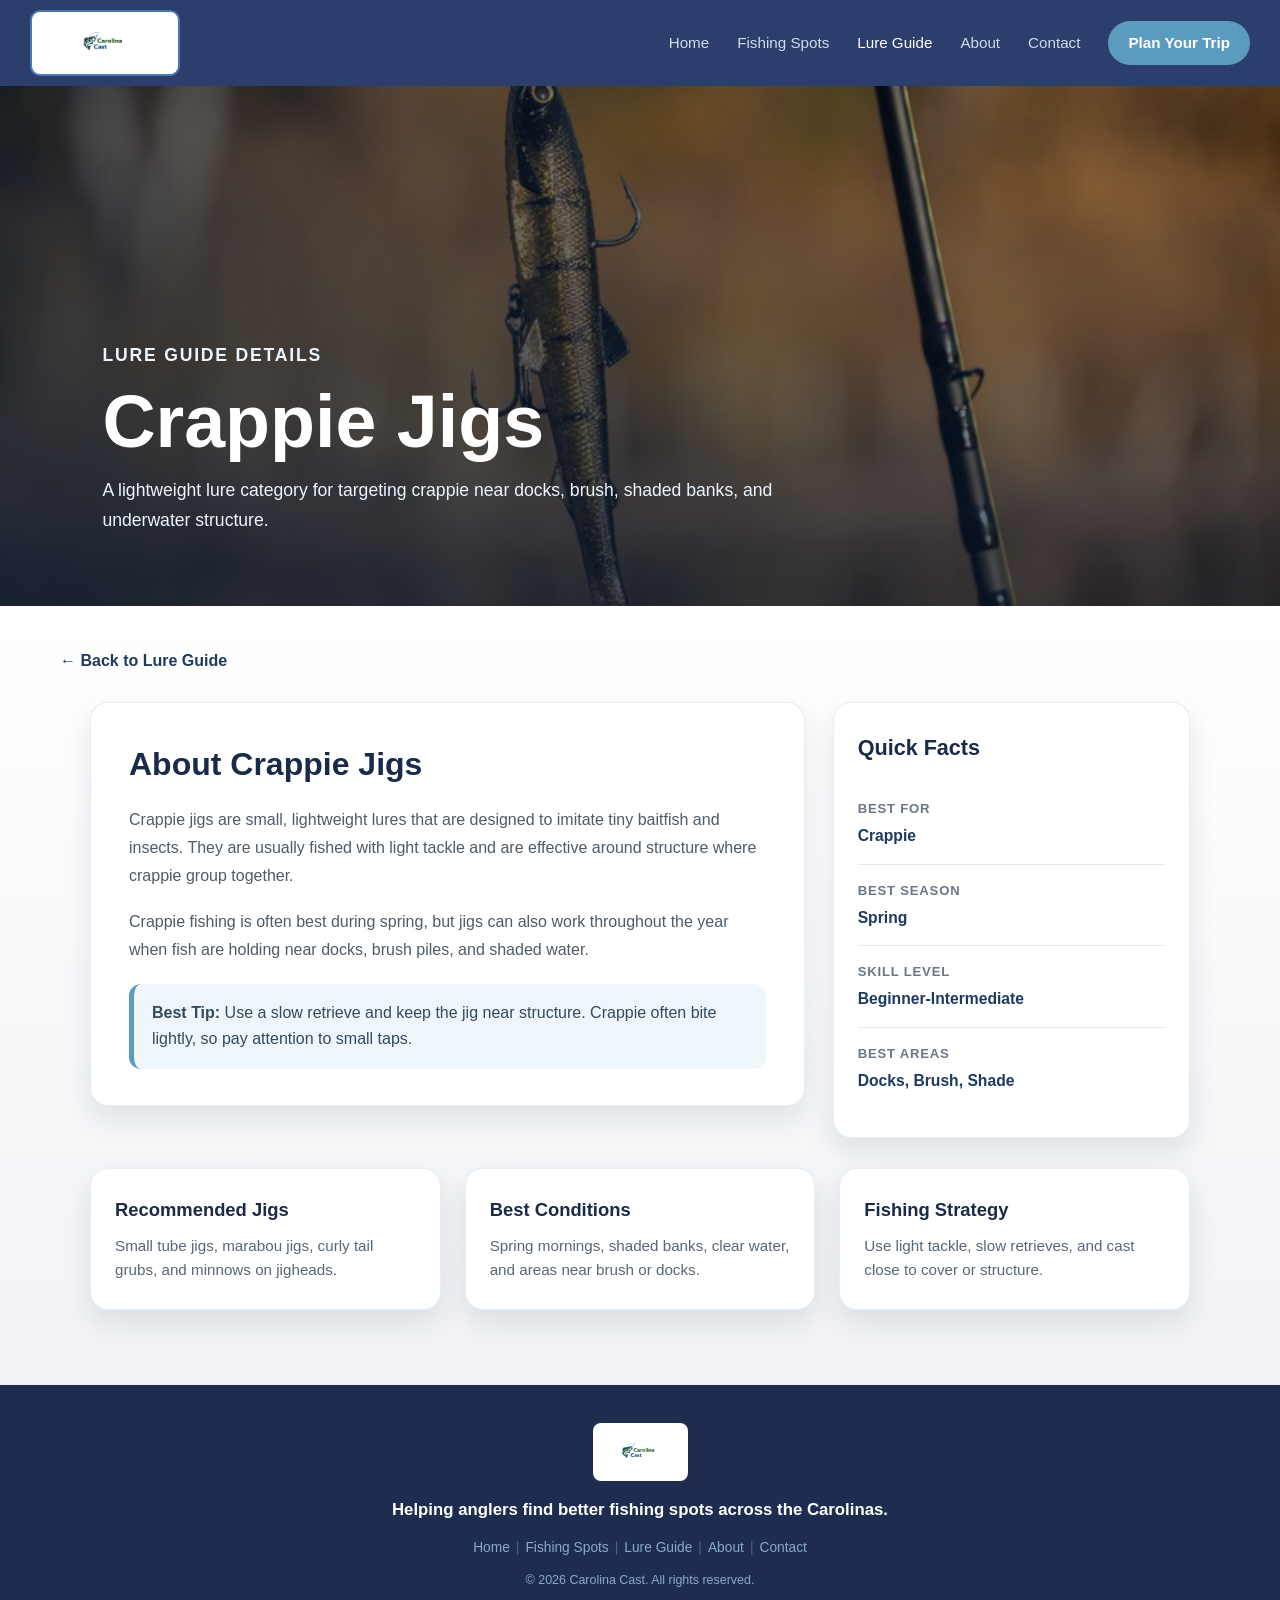
<file: crappie-jigs.html>
<!DOCTYPE html>
<html lang="en">
<head>
  <!-- Author: Patrick Rzepka -->
  <meta charset="UTF-8">
  <meta name="viewport" content="width=device-width, initial-scale=1.0">
  <title>Crappie Jigs - Carolina Cast</title>
  <link rel="stylesheet" href="styles.css">
</head>

<body>

  <nav>
    <div class="nav-logo-box">
      <img src="images/Carolina_Cast.png" alt="Carolina Cast Logo">
    </div>

    <ul class="nav-links">
      <li><a href="index.html">Home</a></li>
      <li><a href="fishing-spots.html">Fishing Spots</a></li>
      <li><a href="lure-guide.html" class="active">Lure Guide</a></li>
      <li><a href="about.html">About</a></li>
      <li><a href="contact.html">Contact</a></li>
      <li><a href="contact.html" class="btn-nav">Plan Your Trip</a></li>
    </ul>
  </nav>

  <header class="lure-detail-hero">
    <img src="images/crappie.jpg" alt="Crappie jig fishing">
    <div class="lure-detail-overlay"></div>

    <div class="lure-detail-hero-text">
      <p class="eyebrow">Lure Guide Details</p>
      <h1>Crappie Jigs</h1>
      <p>
        A lightweight lure category for targeting crappie near docks, brush,
        shaded banks, and underwater structure.
      </p>
    </div>
  </header>

  <main class="lure-detail-page">

    <a href="lure-guide.html" class="back-to-spots">← Back to Lure Guide</a>

    <section class="detail-page-layout">

      <div class="detail-main-card">
        <h2>About Crappie Jigs</h2>

        <p>
          Crappie jigs are small, lightweight lures that are designed to imitate
          tiny baitfish and insects. They are usually fished with light tackle and
          are effective around structure where crappie group together.
        </p>

        <p>
          Crappie fishing is often best during spring, but jigs can also work
          throughout the year when fish are holding near docks, brush piles, and
          shaded water.
        </p>

        <div class="tip-box">
          <strong>Best Tip:</strong> Use a slow retrieve and keep the jig near
          structure. Crappie often bite lightly, so pay attention to small taps.
        </div>
      </div>

      <aside class="detail-sidebar">
        <h3>Quick Facts</h3>

        <div class="fact-row">
          <span>Best For</span>
          <strong>Crappie</strong>
        </div>

        <div class="fact-row">
          <span>Best Season</span>
          <strong>Spring</strong>
        </div>

        <div class="fact-row">
          <span>Skill Level</span>
          <strong>Beginner-Intermediate</strong>
        </div>

        <div class="fact-row">
          <span>Best Areas</span>
          <strong>Docks, Brush, Shade</strong>
        </div>
      </aside>

    </section>

    <section class="detail-info-grid">
      <div class="detail-info-card">
        <h3>Recommended Jigs</h3>
        <p>Small tube jigs, marabou jigs, curly tail grubs, and minnows on jigheads.</p>
      </div>

      <div class="detail-info-card">
        <h3>Best Conditions</h3>
        <p>Spring mornings, shaded banks, clear water, and areas near brush or docks.</p>
      </div>

      <div class="detail-info-card">
        <h3>Fishing Strategy</h3>
        <p>Use light tackle, slow retrieves, and cast close to cover or structure.</p>
      </div>
    </section>

  </main>

  <footer>
    <div class="footer-logo-box">
      <img src="images/Carolina_Cast.png" alt="Carolina Cast Logo">
    </div>

    <p class="tagline">Helping anglers find better fishing spots across the Carolinas.</p>

    <ul class="footer-links">
      <li><a href="index.html">Home</a></li>
      <li><a href="fishing-spots.html">Fishing Spots</a></li>
      <li><a href="lure-guide.html">Lure Guide</a></li>
      <li><a href="about.html">About</a></li>
      <li><a href="contact.html">Contact</a></li>
    </ul>

    <p class="footer-copy">© 2026 Carolina Cast. All rights reserved.</p>
  </footer>

</body>
</html>
</file>
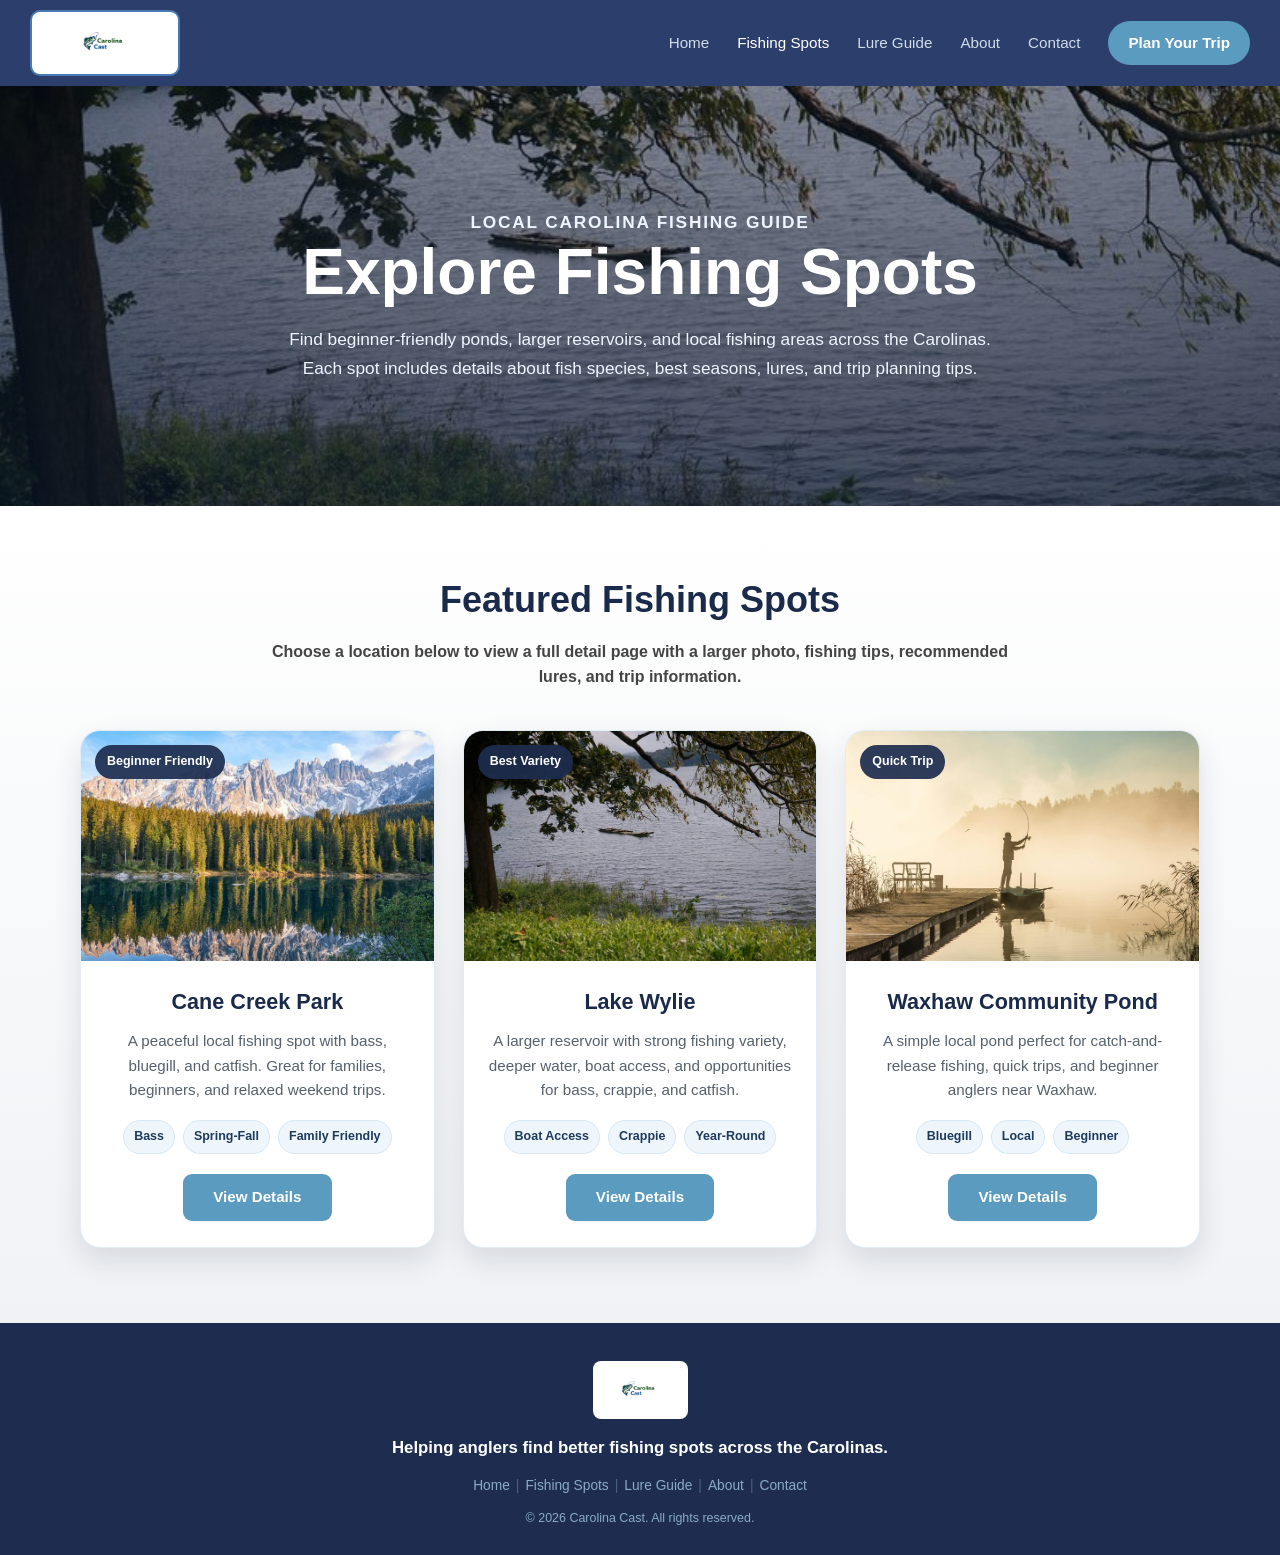
<file: fishing-spots.html>
<!DOCTYPE html>
<html lang="en">
<head>
  <!-- Author: Patrick Rzepka -->
  <meta charset="UTF-8">
  <meta name="viewport" content="width=device-width, initial-scale=1.0">
  <title>Fishing Spots - Carolina Cast</title>
  <link rel="stylesheet" href="styles.css">
</head>

<body>

  <!-- NAV -->
  <nav>
    <div class="nav-logo-box">
      <img src="images/Carolina_Cast.png" alt="Carolina Cast Logo">
    </div>

    <ul class="nav-links">
      <li><a href="index.html">Home</a></li>
      <li><a href="fishing-spots.html" class="active">Fishing Spots</a></li>
      <li><a href="lure-guide.html">Lure Guide</a></li>
      <li><a href="about.html">About</a></li>
      <li><a href="contact.html">Contact</a></li>
      <li><a href="contact.html" class="btn-nav">Plan Your Trip</a></li>
    </ul>
  </nav>

  <!-- HERO -->
  <header class="spots-page-hero">
    <div class="spots-page-content">
      <p class="eyebrow">Local Carolina Fishing Guide</p>
      <h1>Explore Fishing Spots</h1>
      <p>
        Find beginner-friendly ponds, larger reservoirs, and local fishing areas
        across the Carolinas. Each spot includes details about fish species,
        best seasons, lures, and trip planning tips.
      </p>
    </div>
  </header>

  <!-- FISHING SPOTS -->
  <main>
    <section class="spots-feature-section">
      <h2 class="section-title">Featured Fishing Spots</h2>
      <p class="section-subtitle">
        Choose a location below to view a full detail page with a larger photo,
        fishing tips, recommended lures, and trip information.
      </p>

      <div class="spot-showcase-grid">

        <article class="spot-showcase-card">
          <div class="spot-showcase-img">
            <img src="images/spot1.jpg" alt="Cane Creek Park fishing area">
            <span class="spot-tag">Beginner Friendly</span>
          </div>

          <div class="spot-showcase-body">
            <h3>Cane Creek Park</h3>
            <p>
              A peaceful local fishing spot with bass, bluegill, and catfish.
              Great for families, beginners, and relaxed weekend trips.
            </p>

            <div class="spot-quick-info">
              <span>Bass</span>
              <span>Spring-Fall</span>
              <span>Family Friendly</span>
            </div>

            <a href="cane-creek.html" class="btn-card">View Details</a>
          </div>
        </article>

        <article class="spot-showcase-card">
          <div class="spot-showcase-img">
            <img src="images/spot2.jpg" alt="Lake Wylie fishing location">
            <span class="spot-tag">Best Variety</span>
          </div>

          <div class="spot-showcase-body">
            <h3>Lake Wylie</h3>
            <p>
              A larger reservoir with strong fishing variety, deeper water,
              boat access, and opportunities for bass, crappie, and catfish.
            </p>

            <div class="spot-quick-info">
              <span>Boat Access</span>
              <span>Crappie</span>
              <span>Year-Round</span>
            </div>

            <a href="lake-wylie.html" class="btn-card">View Details</a>
          </div>
        </article>

        <article class="spot-showcase-card">
          <div class="spot-showcase-img">
            <img src="images/spot3.jpg" alt="Waxhaw Community Pond fishing spot">
            <span class="spot-tag">Quick Trip</span>
          </div>

          <div class="spot-showcase-body">
            <h3>Waxhaw Community Pond</h3>
            <p>
              A simple local pond perfect for catch-and-release fishing, quick
              trips, and beginner anglers near Waxhaw.
            </p>

            <div class="spot-quick-info">
              <span>Bluegill</span>
              <span>Local</span>
              <span>Beginner</span>
            </div>

            <a href="waxhaw-pond.html" class="btn-card">View Details</a>
          </div>
        </article>

      </div>
    </section>
  </main>

  <!-- FOOTER -->
  <footer>
    <div class="footer-logo-box">
      <img src="images/Carolina_Cast.png" alt="Carolina Cast Logo">
    </div>

    <p class="tagline">Helping anglers find better fishing spots across the Carolinas.</p>

    <ul class="footer-links">
      <li><a href="index.html">Home</a></li>
      <li><a href="fishing-spots.html">Fishing Spots</a></li>
      <li><a href="lure-guide.html">Lure Guide</a></li>
      <li><a href="about.html">About</a></li>
      <li><a href="contact.html">Contact</a></li>
    </ul>

    <p class="footer-copy">© 2026 Carolina Cast. All rights reserved.</p>
  </footer>

</body>
</html>
</file>
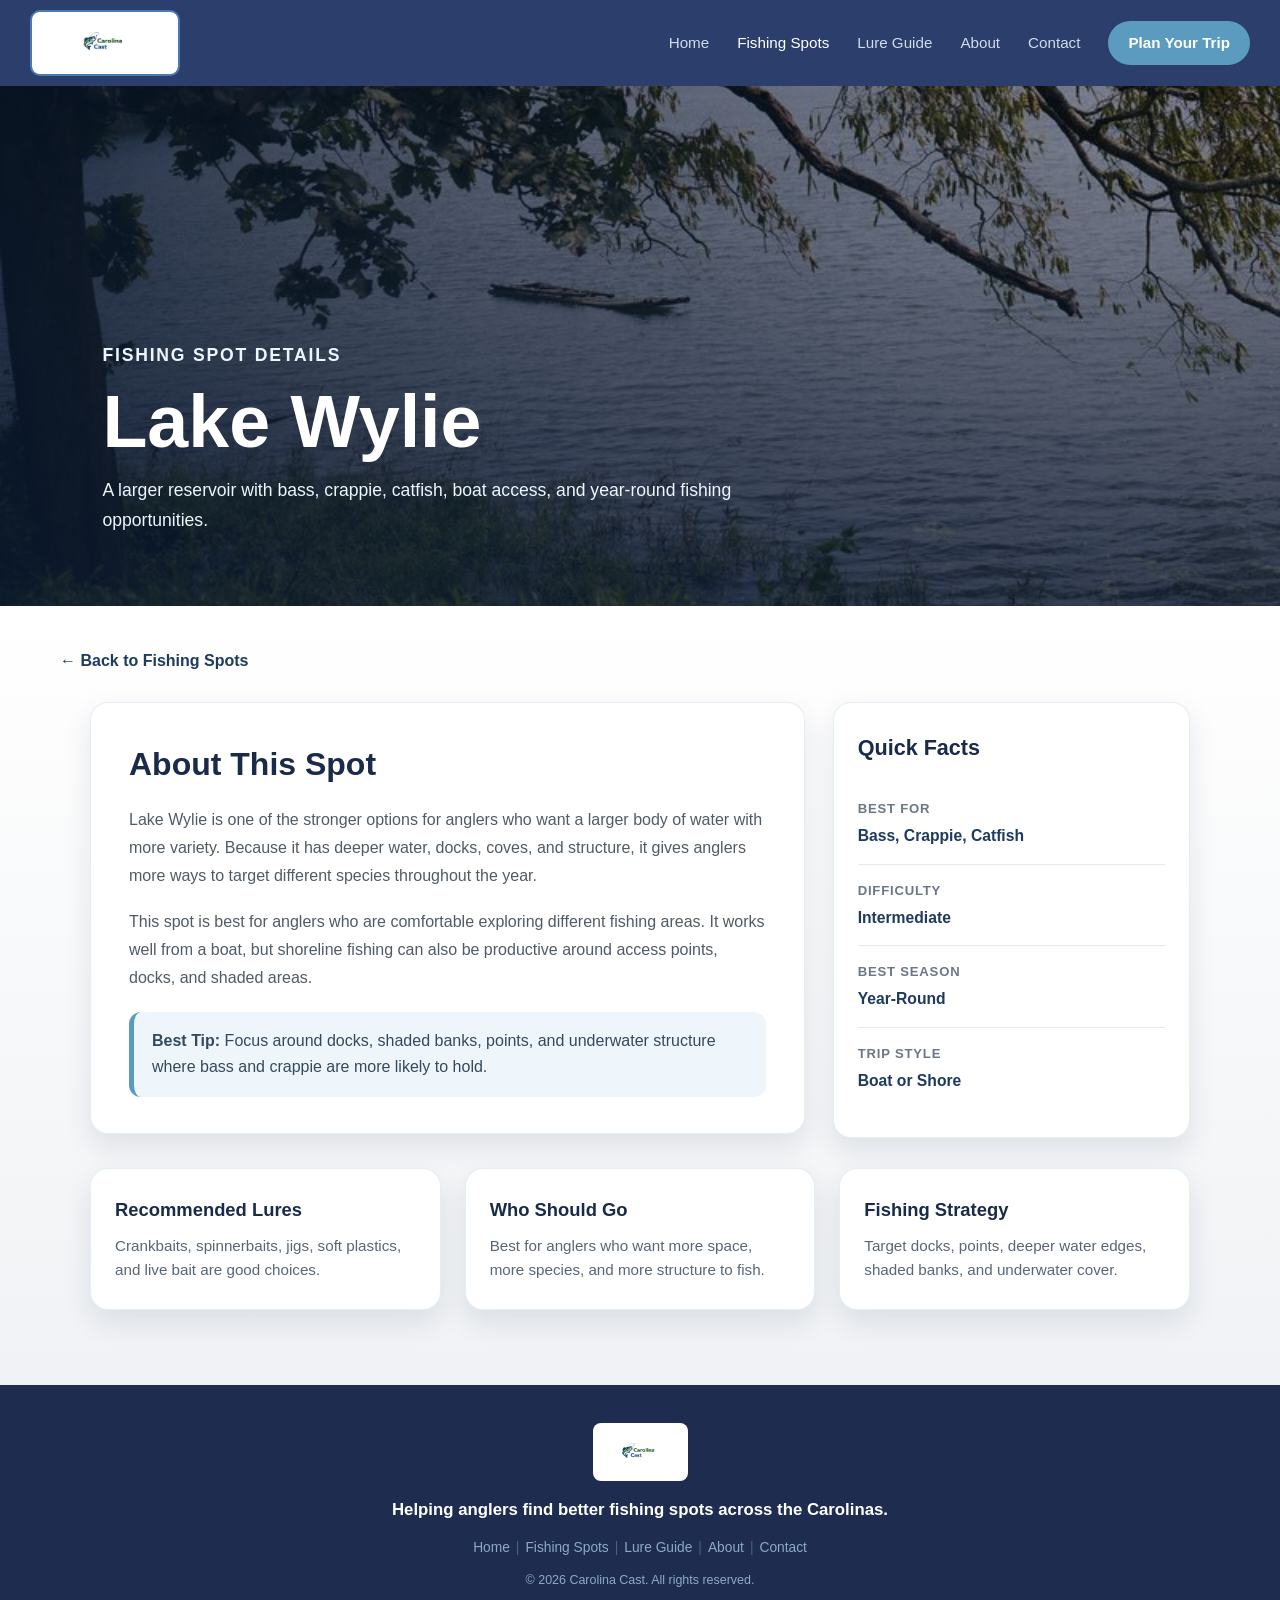
<file: lake-wylie.html>
<!DOCTYPE html>
<html lang="en">
<head>
  <!-- Author: Patrick Rzepka -->
  <meta charset="UTF-8">
  <meta name="viewport" content="width=device-width, initial-scale=1.0">
  <title>Lake Wylie - Carolina Cast</title>
  <link rel="stylesheet" href="styles.css">
</head>

<body>

  <nav>
    <div class="nav-logo-box">
      <img src="images/Carolina_Cast.png" alt="Carolina Cast Logo">
    </div>

    <ul class="nav-links">
      <li><a href="index.html">Home</a></li>
      <li><a href="fishing-spots.html" class="active">Fishing Spots</a></li>
      <li><a href="lure-guide.html">Lure Guide</a></li>
      <li><a href="about.html">About</a></li>
      <li><a href="contact.html">Contact</a></li>
      <li><a href="contact.html" class="btn-nav">Plan Your Trip</a></li>
    </ul>
  </nav>

  <header class="spot-detail-hero">
    <img src="images/spot2.jpg" alt="Lake Wylie fishing area">
    <div class="spot-detail-overlay"></div>

    <div class="spot-detail-hero-text">
      <p class="eyebrow">Fishing Spot Details</p>
      <h1>Lake Wylie</h1>
      <p>A larger reservoir with bass, crappie, catfish, boat access, and year-round fishing opportunities.</p>
    </div>
  </header>

  <main class="spot-detail-page">

    <a href="fishing-spots.html" class="back-to-spots">← Back to Fishing Spots</a>

    <section class="detail-page-layout">

      <div class="detail-main-card">
        <h2>About This Spot</h2>
        <p>
          Lake Wylie is one of the stronger options for anglers who want a larger
          body of water with more variety. Because it has deeper water, docks,
          coves, and structure, it gives anglers more ways to target different
          species throughout the year.
        </p>

        <p>
          This spot is best for anglers who are comfortable exploring different
          fishing areas. It works well from a boat, but shoreline fishing can also
          be productive around access points, docks, and shaded areas.
        </p>

        <div class="tip-box">
          <strong>Best Tip:</strong> Focus around docks, shaded banks, points, and
          underwater structure where bass and crappie are more likely to hold.
        </div>
      </div>

      <aside class="detail-sidebar">
        <h3>Quick Facts</h3>

        <div class="fact-row">
          <span>Best For</span>
          <strong>Bass, Crappie, Catfish</strong>
        </div>

        <div class="fact-row">
          <span>Difficulty</span>
          <strong>Intermediate</strong>
        </div>

        <div class="fact-row">
          <span>Best Season</span>
          <strong>Year-Round</strong>
        </div>

        <div class="fact-row">
          <span>Trip Style</span>
          <strong>Boat or Shore</strong>
        </div>
      </aside>

    </section>

    <section class="detail-info-grid">
      <div class="detail-info-card">
        <h3>Recommended Lures</h3>
        <p>Crankbaits, spinnerbaits, jigs, soft plastics, and live bait are good choices.</p>
      </div>

      <div class="detail-info-card">
        <h3>Who Should Go</h3>
        <p>Best for anglers who want more space, more species, and more structure to fish.</p>
      </div>

      <div class="detail-info-card">
        <h3>Fishing Strategy</h3>
        <p>Target docks, points, deeper water edges, shaded banks, and underwater cover.</p>
      </div>
    </section>

  </main>

  <footer>
    <div class="footer-logo-box">
      <img src="images/Carolina_Cast.png" alt="Carolina Cast Logo">
    </div>
    <p class="tagline">Helping anglers find better fishing spots across the Carolinas.</p>
    <ul class="footer-links">
      <li><a href="index.html">Home</a></li>
      <li><a href="fishing-spots.html">Fishing Spots</a></li>
      <li><a href="lure-guide.html">Lure Guide</a></li>
      <li><a href="about.html">About</a></li>
      <li><a href="contact.html">Contact</a></li>
    </ul>
    <p class="footer-copy">© 2026 Carolina Cast. All rights reserved.</p>
  </footer>

</body>
</html>
</file>
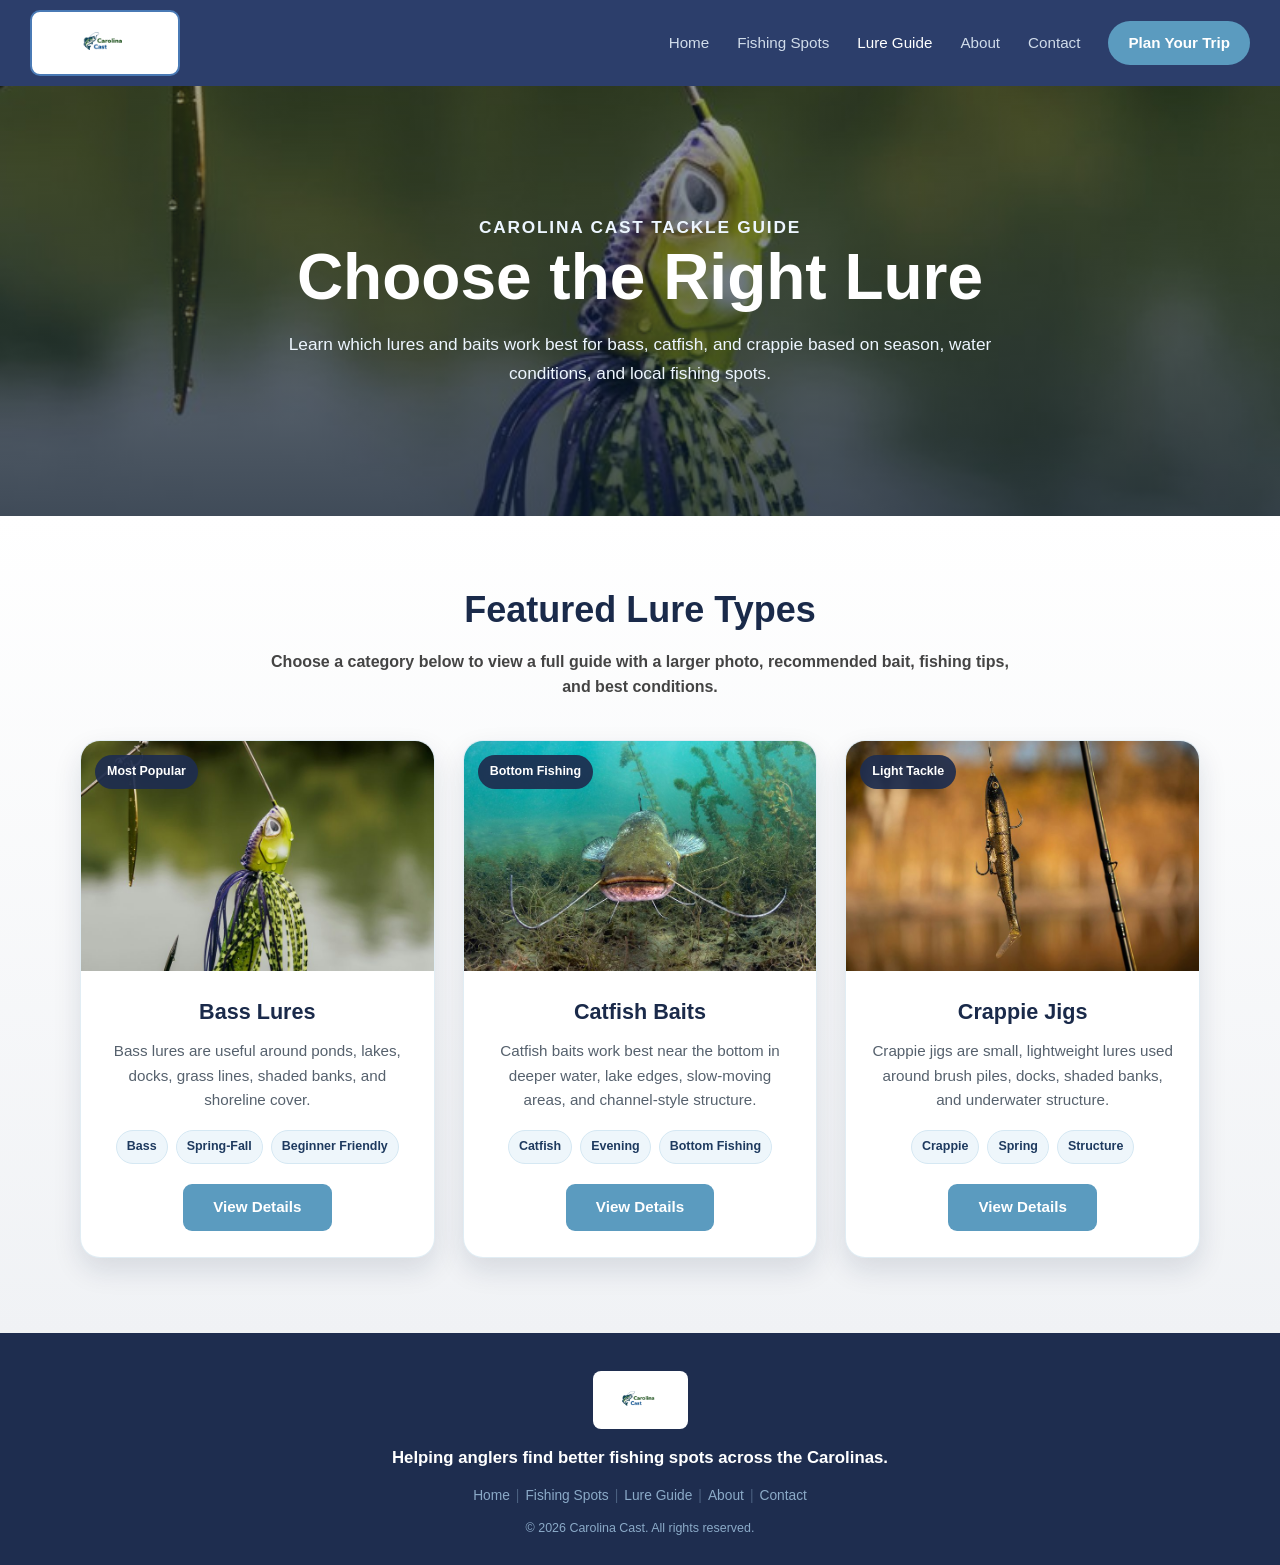
<file: lure-guide.html>
<!DOCTYPE html>
<html lang="en">
<head>
  <!-- Author: Patrick Rzepka -->
  <meta charset="UTF-8">
  <meta name="viewport" content="width=device-width, initial-scale=1.0">
  <title>Lure Guide - Carolina Cast</title>
  <link rel="stylesheet" href="styles.css">
</head>

<body>

  <!-- NAV -->
  <nav>
    <div class="nav-logo-box">
      <img src="images/Carolina_Cast.png" alt="Carolina Cast Logo">
    </div>

    <ul class="nav-links">
      <li><a href="index.html">Home</a></li>
      <li><a href="fishing-spots.html">Fishing Spots</a></li>
      <li><a href="lure-guide.html" class="active">Lure Guide</a></li>
      <li><a href="about.html">About</a></li>
      <li><a href="contact.html">Contact</a></li>
      <li><a href="contact.html" class="btn-nav">Plan Your Trip</a></li>
    </ul>
  </nav>

  <!-- LURE GUIDE HERO -->
  <header class="lure-page-hero">
    <div class="lure-page-content">
      <p class="eyebrow">Carolina Cast Tackle Guide</p>
      <h1>Choose the Right Lure</h1>
      <p>
        Learn which lures and baits work best for bass, catfish, and crappie
        based on season, water conditions, and local fishing spots.
      </p>
    </div>
  </header>

  <!-- LURE CARDS -->
  <section class="lure-feature-section">
    <h2 class="section-title">Featured Lure Types</h2>
    <p class="section-subtitle">
      Choose a category below to view a full guide with a larger photo,
      recommended bait, fishing tips, and best conditions.
    </p>

    <div class="lure-showcase-grid">

      <article class="lure-showcase-card">
        <div class="lure-showcase-img">
          <img src="images/bass.jpg" alt="Bass lure hanging near the water">
          <span class="lure-tag">Most Popular</span>
        </div>

        <div class="lure-showcase-body">
          <h3>Bass Lures</h3>
          <p>
            Bass lures are useful around ponds, lakes, docks, grass lines,
            shaded banks, and shoreline cover.
          </p>

          <div class="lure-quick-info">
            <span>Bass</span>
            <span>Spring-Fall</span>
            <span>Beginner Friendly</span>
          </div>

          <a href="bass-lures.html" class="btn-card">View Details</a>
        </div>
      </article>

      <article class="lure-showcase-card">
        <div class="lure-showcase-img">
          <img src="images/catfish.jpg" alt="Catfish bait guide">
          <span class="lure-tag">Bottom Fishing</span>
        </div>

        <div class="lure-showcase-body">
          <h3>Catfish Baits</h3>
          <p>
            Catfish baits work best near the bottom in deeper water, lake edges,
            slow-moving areas, and channel-style structure.
          </p>

          <div class="lure-quick-info">
            <span>Catfish</span>
            <span>Evening</span>
            <span>Bottom Fishing</span>
          </div>

          <a href="catfish-baits.html" class="btn-card">View Details</a>
        </div>
      </article>

      <article class="lure-showcase-card">
        <div class="lure-showcase-img">
          <img src="images/crappie.jpg" alt="Crappie jig hanging near reeds">
          <span class="lure-tag">Light Tackle</span>
        </div>

        <div class="lure-showcase-body">
          <h3>Crappie Jigs</h3>
          <p>
            Crappie jigs are small, lightweight lures used around brush piles,
            docks, shaded banks, and underwater structure.
          </p>

          <div class="lure-quick-info">
            <span>Crappie</span>
            <span>Spring</span>
            <span>Structure</span>
          </div>

          <a href="crappie-jigs.html" class="btn-card">View Details</a>
        </div>
      </article>

    </div>
  </section>

  <!-- FOOTER -->
  <footer>
    <div class="footer-logo-box">
      <img src="images/Carolina_Cast.png" alt="Carolina Cast Logo">
    </div>

    <p class="tagline">Helping anglers find better fishing spots across the Carolinas.</p>

    <ul class="footer-links">
      <li><a href="index.html">Home</a></li>
      <li><a href="fishing-spots.html">Fishing Spots</a></li>
      <li><a href="lure-guide.html">Lure Guide</a></li>
      <li><a href="about.html">About</a></li>
      <li><a href="contact.html">Contact</a></li>
    </ul>

    <p class="footer-copy">© 2026 Carolina Cast. All rights reserved.</p>
  </footer>

</body>
</html>
</file>
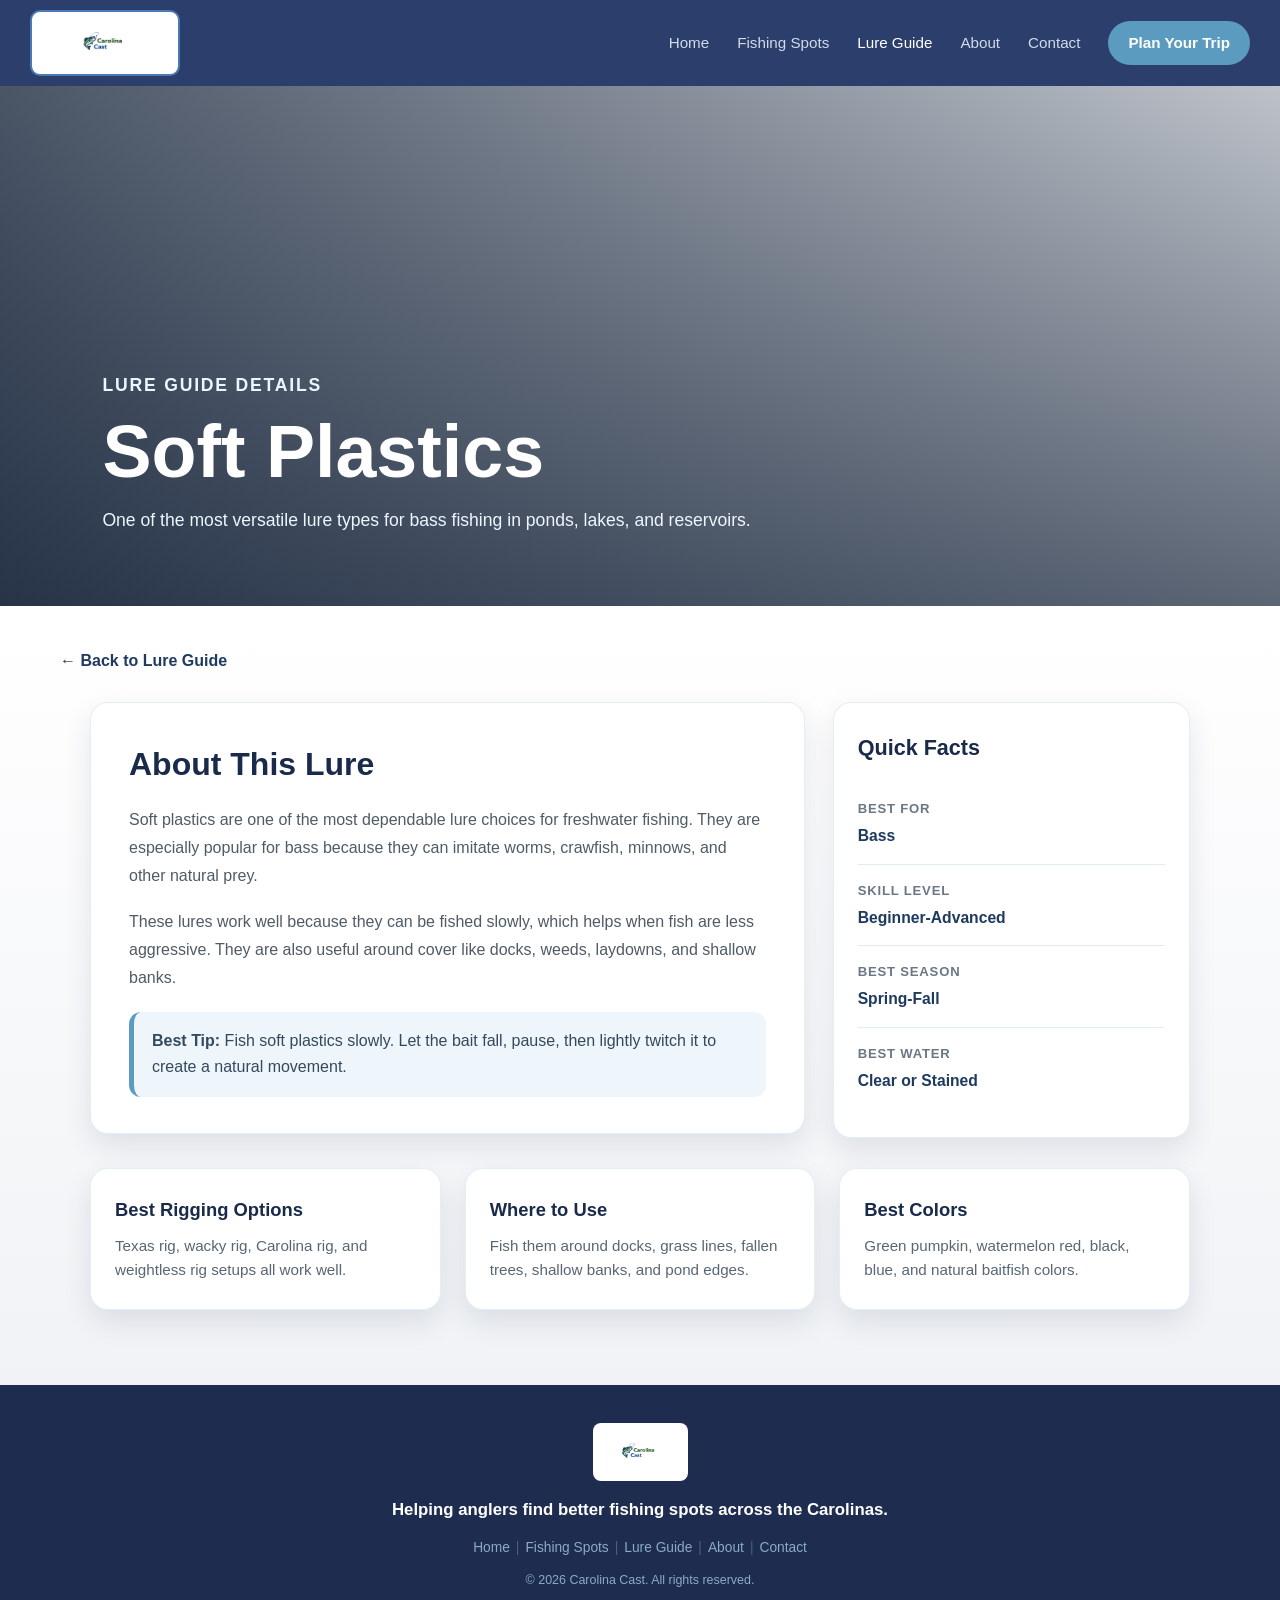
<file: soft-plastics.html>
<!DOCTYPE html>
<html lang="en">
<head>
  <!-- Author: Patrick Rzepka -->
  <meta charset="UTF-8">
  <meta name="viewport" content="width=device-width, initial-scale=1.0">
  <title>Soft Plastics - Carolina Cast</title>
  <link rel="stylesheet" href="styles.css">
</head>

<body>

  <nav>
    <div class="nav-logo-box">
      <img src="images/Carolina_Cast.png" alt="Carolina Cast Logo">
    </div>

    <ul class="nav-links">
      <li><a href="index.html">Home</a></li>
      <li><a href="fishing-spots.html">Fishing Spots</a></li>
      <li><a href="lure-guide.html" class="active">Lure Guide</a></li>
      <li><a href="about.html">About</a></li>
      <li><a href="contact.html">Contact</a></li>
      <li><a href="contact.html" class="btn-nav">Plan Your Trip</a></li>
    </ul>
  </nav>

  <header class="lure-detail-hero lure-soft-bg">
    <div class="lure-detail-overlay"></div>
    <div class="lure-detail-hero-text">
      <p class="eyebrow">Lure Guide Details</p>
      <h1>Soft Plastics</h1>
      <p>One of the most versatile lure types for bass fishing in ponds, lakes, and reservoirs.</p>
    </div>
  </header>

  <main class="lure-detail-page">

    <a href="lure-guide.html" class="back-to-spots">← Back to Lure Guide</a>

    <section class="detail-page-layout">

      <div class="detail-main-card">
        <h2>About This Lure</h2>
        <p>
          Soft plastics are one of the most dependable lure choices for freshwater
          fishing. They are especially popular for bass because they can imitate
          worms, crawfish, minnows, and other natural prey.
        </p>

        <p>
          These lures work well because they can be fished slowly, which helps
          when fish are less aggressive. They are also useful around cover like
          docks, weeds, laydowns, and shallow banks.
        </p>

        <div class="tip-box">
          <strong>Best Tip:</strong> Fish soft plastics slowly. Let the bait fall,
          pause, then lightly twitch it to create a natural movement.
        </div>
      </div>

      <aside class="detail-sidebar">
        <h3>Quick Facts</h3>

        <div class="fact-row">
          <span>Best For</span>
          <strong>Bass</strong>
        </div>

        <div class="fact-row">
          <span>Skill Level</span>
          <strong>Beginner-Advanced</strong>
        </div>

        <div class="fact-row">
          <span>Best Season</span>
          <strong>Spring-Fall</strong>
        </div>

        <div class="fact-row">
          <span>Best Water</span>
          <strong>Clear or Stained</strong>
        </div>
      </aside>

    </section>

    <section class="detail-info-grid">
      <div class="detail-info-card">
        <h3>Best Rigging Options</h3>
        <p>Texas rig, wacky rig, Carolina rig, and weightless rig setups all work well.</p>
      </div>

      <div class="detail-info-card">
        <h3>Where to Use</h3>
        <p>Fish them around docks, grass lines, fallen trees, shallow banks, and pond edges.</p>
      </div>

      <div class="detail-info-card">
        <h3>Best Colors</h3>
        <p>Green pumpkin, watermelon red, black, blue, and natural baitfish colors.</p>
      </div>
    </section>

  </main>

  <footer>
    <div class="footer-logo-box">
      <img src="images/Carolina_Cast.png" alt="Carolina Cast Logo">
    </div>
    <p class="tagline">Helping anglers find better fishing spots across the Carolinas.</p>
    <ul class="footer-links">
      <li><a href="index.html">Home</a></li>
      <li><a href="fishing-spots.html">Fishing Spots</a></li>
      <li><a href="lure-guide.html">Lure Guide</a></li>
      <li><a href="about.html">About</a></li>
      <li><a href="contact.html">Contact</a></li>
    </ul>
    <p class="footer-copy">© 2026 Carolina Cast. All rights reserved.</p>
  </footer>

</body>
</html>
</file>
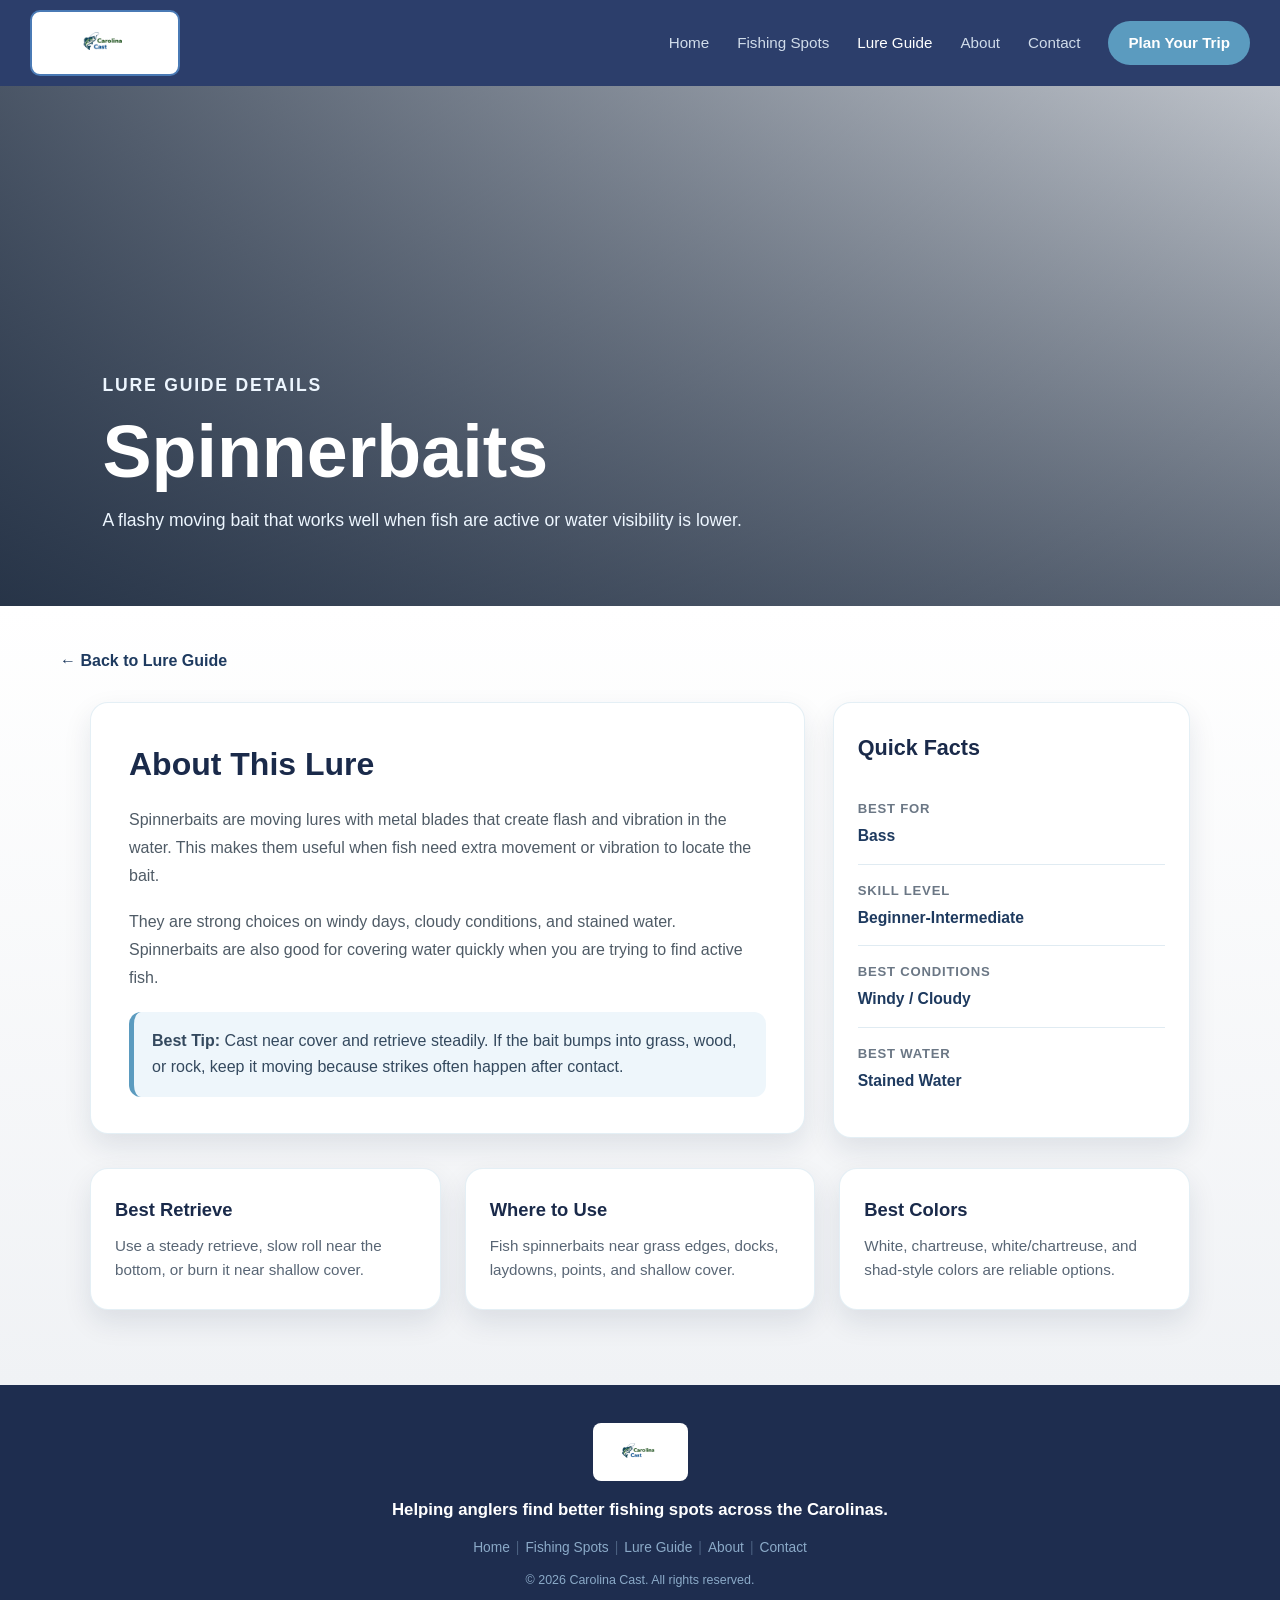
<file: spinnerbaits.html>
<!DOCTYPE html>
<html lang="en">
<head>
  <!-- Author: Patrick Rzepka -->
  <meta charset="UTF-8">
  <meta name="viewport" content="width=device-width, initial-scale=1.0">
  <title>Spinnerbaits - Carolina Cast</title>
  <link rel="stylesheet" href="styles.css">
</head>

<body>

  <nav>
    <div class="nav-logo-box">
      <img src="images/Carolina_Cast.png" alt="Carolina Cast Logo">
    </div>

    <ul class="nav-links">
      <li><a href="index.html">Home</a></li>
      <li><a href="fishing-spots.html">Fishing Spots</a></li>
      <li><a href="lure-guide.html" class="active">Lure Guide</a></li>
      <li><a href="about.html">About</a></li>
      <li><a href="contact.html">Contact</a></li>
      <li><a href="contact.html" class="btn-nav">Plan Your Trip</a></li>
    </ul>
  </nav>

  <header class="lure-detail-hero lure-spinner-bg">
    <div class="lure-detail-overlay"></div>
    <div class="lure-detail-hero-text">
      <p class="eyebrow">Lure Guide Details</p>
      <h1>Spinnerbaits</h1>
      <p>A flashy moving bait that works well when fish are active or water visibility is lower.</p>
    </div>
  </header>

  <main class="lure-detail-page">

    <a href="lure-guide.html" class="back-to-spots">← Back to Lure Guide</a>

    <section class="detail-page-layout">

      <div class="detail-main-card">
        <h2>About This Lure</h2>
        <p>
          Spinnerbaits are moving lures with metal blades that create flash and
          vibration in the water. This makes them useful when fish need extra
          movement or vibration to locate the bait.
        </p>

        <p>
          They are strong choices on windy days, cloudy conditions, and stained
          water. Spinnerbaits are also good for covering water quickly when you
          are trying to find active fish.
        </p>

        <div class="tip-box">
          <strong>Best Tip:</strong> Cast near cover and retrieve steadily. If the
          bait bumps into grass, wood, or rock, keep it moving because strikes often
          happen after contact.
        </div>
      </div>

      <aside class="detail-sidebar">
        <h3>Quick Facts</h3>

        <div class="fact-row">
          <span>Best For</span>
          <strong>Bass</strong>
        </div>

        <div class="fact-row">
          <span>Skill Level</span>
          <strong>Beginner-Intermediate</strong>
        </div>

        <div class="fact-row">
          <span>Best Conditions</span>
          <strong>Windy / Cloudy</strong>
        </div>

        <div class="fact-row">
          <span>Best Water</span>
          <strong>Stained Water</strong>
        </div>
      </aside>

    </section>

    <section class="detail-info-grid">
      <div class="detail-info-card">
        <h3>Best Retrieve</h3>
        <p>Use a steady retrieve, slow roll near the bottom, or burn it near shallow cover.</p>
      </div>

      <div class="detail-info-card">
        <h3>Where to Use</h3>
        <p>Fish spinnerbaits near grass edges, docks, laydowns, points, and shallow cover.</p>
      </div>

      <div class="detail-info-card">
        <h3>Best Colors</h3>
        <p>White, chartreuse, white/chartreuse, and shad-style colors are reliable options.</p>
      </div>
    </section>

  </main>

  <footer>
    <div class="footer-logo-box">
      <img src="images/Carolina_Cast.png" alt="Carolina Cast Logo">
    </div>
    <p class="tagline">Helping anglers find better fishing spots across the Carolinas.</p>
    <ul class="footer-links">
      <li><a href="index.html">Home</a></li>
      <li><a href="fishing-spots.html">Fishing Spots</a></li>
      <li><a href="lure-guide.html">Lure Guide</a></li>
      <li><a href="about.html">About</a></li>
      <li><a href="contact.html">Contact</a></li>
    </ul>
    <p class="footer-copy">© 2026 Carolina Cast. All rights reserved.</p>
  </footer>

</body>
</html>
</file>
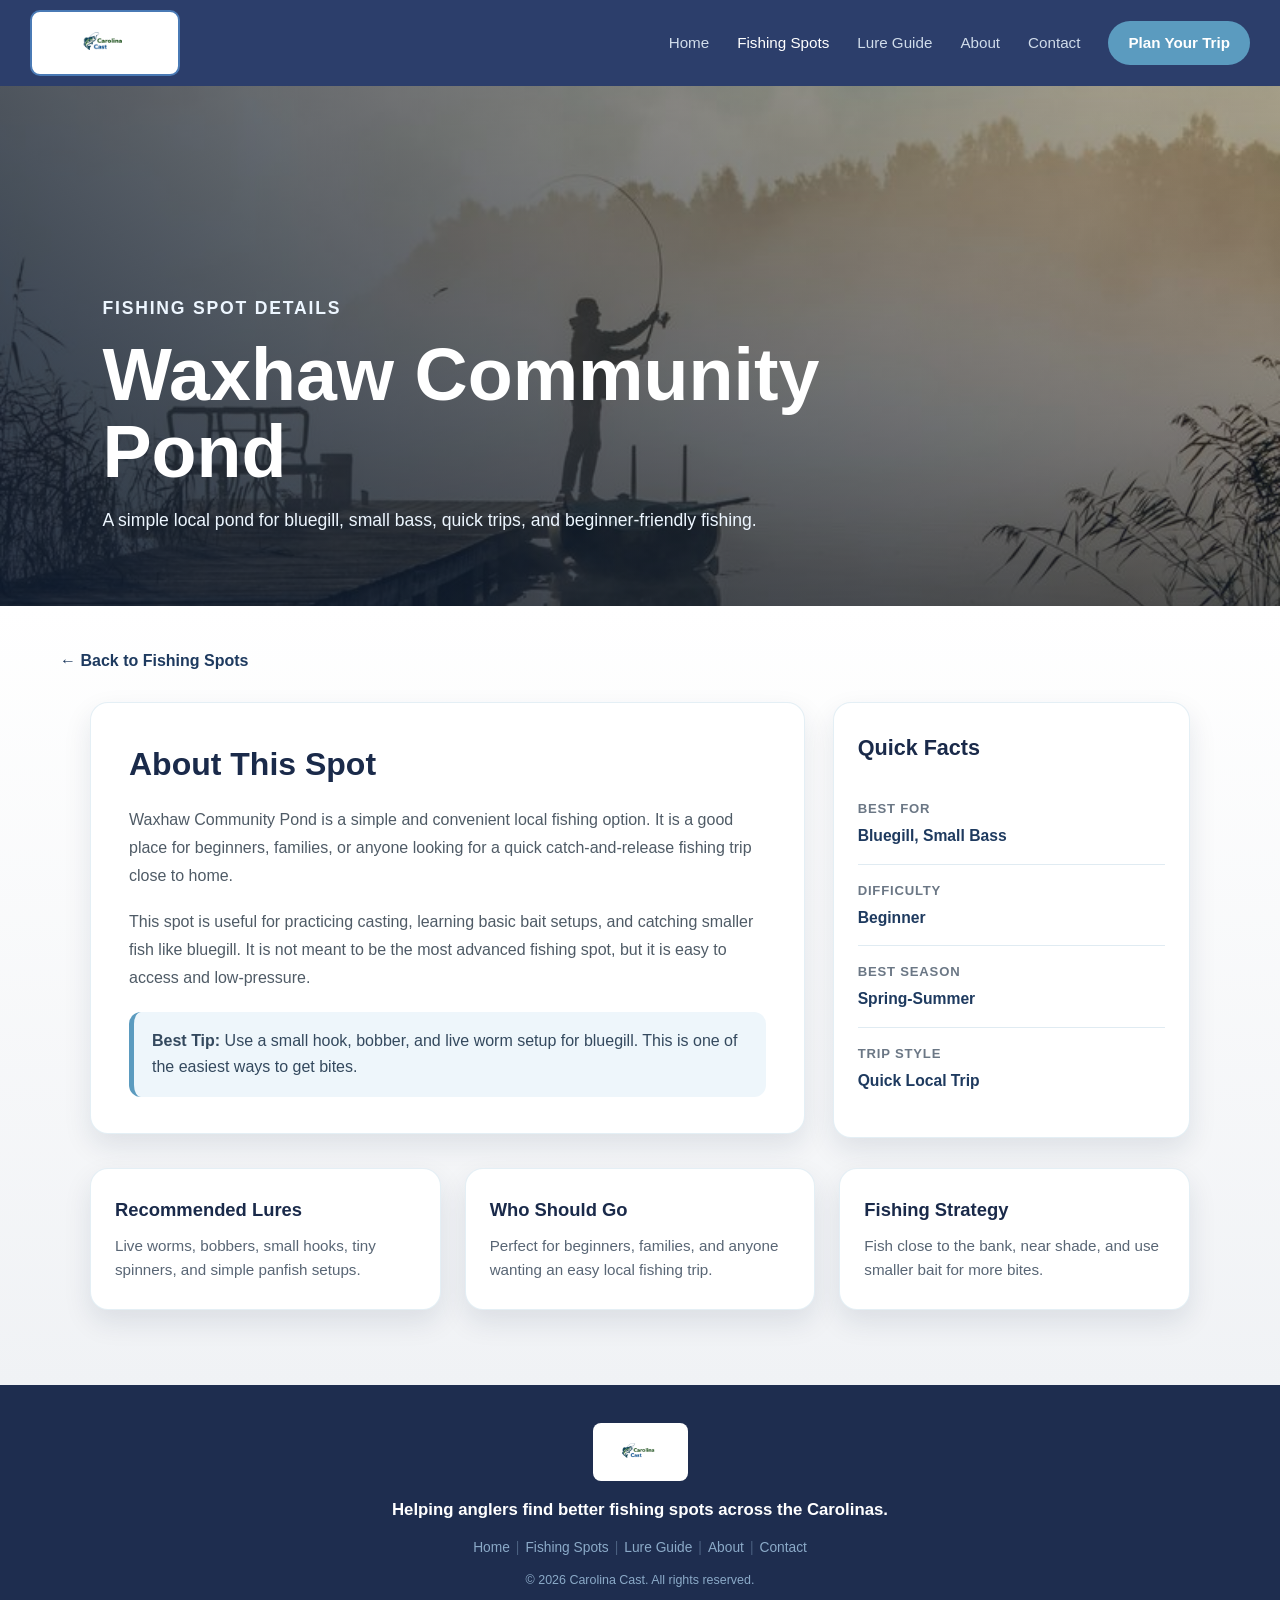
<file: waxhaw-pond.html>
<!DOCTYPE html>
<html lang="en">
<head>
  <!-- Author: Patrick Rzepka -->
  <meta charset="UTF-8">
  <meta name="viewport" content="width=device-width, initial-scale=1.0">
  <title>Waxhaw Community Pond - Carolina Cast</title>
  <link rel="stylesheet" href="styles.css">
</head>

<body>

  <nav>
    <div class="nav-logo-box">
      <img src="images/Carolina_Cast.png" alt="Carolina Cast Logo">
    </div>

    <ul class="nav-links">
      <li><a href="index.html">Home</a></li>
      <li><a href="fishing-spots.html" class="active">Fishing Spots</a></li>
      <li><a href="lure-guide.html">Lure Guide</a></li>
      <li><a href="about.html">About</a></li>
      <li><a href="contact.html">Contact</a></li>
      <li><a href="contact.html" class="btn-nav">Plan Your Trip</a></li>
    </ul>
  </nav>

  <header class="spot-detail-hero">
    <img src="images/spot3.jpg" alt="Waxhaw Community Pond fishing area">
    <div class="spot-detail-overlay"></div>

    <div class="spot-detail-hero-text">
      <p class="eyebrow">Fishing Spot Details</p>
      <h1>Waxhaw Community Pond</h1>
      <p>A simple local pond for bluegill, small bass, quick trips, and beginner-friendly fishing.</p>
    </div>
  </header>

  <main class="spot-detail-page">

    <a href="fishing-spots.html" class="back-to-spots">← Back to Fishing Spots</a>

    <section class="detail-page-layout">

      <div class="detail-main-card">
        <h2>About This Spot</h2>
        <p>
          Waxhaw Community Pond is a simple and convenient local fishing option.
          It is a good place for beginners, families, or anyone looking for a
          quick catch-and-release fishing trip close to home.
        </p>

        <p>
          This spot is useful for practicing casting, learning basic bait setups,
          and catching smaller fish like bluegill. It is not meant to be the most
          advanced fishing spot, but it is easy to access and low-pressure.
        </p>

        <div class="tip-box">
          <strong>Best Tip:</strong> Use a small hook, bobber, and live worm setup
          for bluegill. This is one of the easiest ways to get bites.
        </div>
      </div>

      <aside class="detail-sidebar">
        <h3>Quick Facts</h3>

        <div class="fact-row">
          <span>Best For</span>
          <strong>Bluegill, Small Bass</strong>
        </div>

        <div class="fact-row">
          <span>Difficulty</span>
          <strong>Beginner</strong>
        </div>

        <div class="fact-row">
          <span>Best Season</span>
          <strong>Spring-Summer</strong>
        </div>

        <div class="fact-row">
          <span>Trip Style</span>
          <strong>Quick Local Trip</strong>
        </div>
      </aside>

    </section>

    <section class="detail-info-grid">
      <div class="detail-info-card">
        <h3>Recommended Lures</h3>
        <p>Live worms, bobbers, small hooks, tiny spinners, and simple panfish setups.</p>
      </div>

      <div class="detail-info-card">
        <h3>Who Should Go</h3>
        <p>Perfect for beginners, families, and anyone wanting an easy local fishing trip.</p>
      </div>

      <div class="detail-info-card">
        <h3>Fishing Strategy</h3>
        <p>Fish close to the bank, near shade, and use smaller bait for more bites.</p>
      </div>
    </section>

  </main>

  <footer>
    <div class="footer-logo-box">
      <img src="images/Carolina_Cast.png" alt="Carolina Cast Logo">
    </div>
    <p class="tagline">Helping anglers find better fishing spots across the Carolinas.</p>
    <ul class="footer-links">
      <li><a href="index.html">Home</a></li>
      <li><a href="fishing-spots.html">Fishing Spots</a></li>
      <li><a href="lure-guide.html">Lure Guide</a></li>
      <li><a href="about.html">About</a></li>
      <li><a href="contact.html">Contact</a></li>
    </ul>
    <p class="footer-copy">© 2026 Carolina Cast. All rights reserved.</p>
  </footer>

</body>
</html>
</file>
<file: styles.css>
/* =============================================
   Carolina Cast - External Stylesheet
   Author: Patrick Rzepka
   ============================================= */

/* ---------- Reset / Base ---------- */
*,
*::before,
*::after {
  box-sizing: border-box;
  margin: 0;
  padding: 0;
}

html,
body {
  width: 100%;
  max-width: 100%;
  overflow-x: hidden;
  scroll-behavior: smooth;
}

body {
  font-family: "Segoe UI", Tahoma, Geneva, Verdana, sans-serif;
  background-color: #f0f2f5;
  color: #1a1a2e;
  line-height: 1.6;
}

a {
  color: inherit;
  text-decoration: none;
}

img {
  display: block;
  max-width: 100%;
  height: auto;
}

button,
input,
textarea {
  font: inherit;
}

/* ---------- Navigation ---------- */
nav {
  background-color: #2c3e6b;
  display: flex;
  align-items: center;
  justify-content: space-between;
  gap: 24px;
  padding: 10px 30px;
  min-height: 74px;
  position: sticky;
  top: 0;
  z-index: 100;
}

.nav-logo-box {
  background-color: #ffffff;
  border: 2px solid #4a7ab5;
  border-radius: 10px;
  padding: 6px 14px;
  width: 150px;
  min-height: 58px;
  display: flex;
  align-items: center;
  justify-content: center;
  flex-shrink: 0;
  overflow: hidden;
}

.nav-logo-box img {
  width: 100%;
  max-height: 50px;
  object-fit: contain;
}

.nav-links {
  display: flex;
  list-style: none;
  align-items: center;
  justify-content: flex-end;
  gap: 28px;
  flex-wrap: wrap;
}

.nav-links a {
  color: #d0dcea;
  font-size: 0.95rem;
  min-height: 44px;
  display: inline-flex;
  align-items: center;
  justify-content: center;
  transition: color 0.2s, background-color 0.2s;
}

.nav-links a:hover,
.nav-links a.active {
  color: #ffffff;
}

.btn-nav {
  background-color: #5b9bbf;
  color: #ffffff !important;
  padding: 9px 20px;
  border-radius: 24px;
  font-size: 0.92rem;
  font-weight: 700;
}

.btn-nav:hover {
  background-color: #4a86a8;
}

/* ---------- Home Hero ---------- */
.hero {
  position: relative;
  height: 430px;
  overflow: hidden;
}

.hero img.hero-img {
  width: 100%;
  height: 100%;
  object-fit: cover;
  object-position: center 30%;
}

.hero-overlay {
  position: absolute;
  inset: 0;
  background: linear-gradient(
    to right,
    rgba(0, 0, 0, 0.15) 0%,
    rgba(0, 0, 0, 0.15) 45%,
    rgba(0, 0, 0, 0.58) 100%
  );
}

.hero-text {
  position: absolute;
  right: 8%;
  top: 50%;
  transform: translateY(-50%);
  max-width: 500px;
  color: #ffffff;
}

.hero-text h1 {
  font-size: clamp(2rem, 4vw, 3.1rem);
  font-weight: 800;
  line-height: 1.18;
  margin-bottom: 16px;
}

.hero-text p {
  font-size: 1rem;
  color: #eaf2fb;
  line-height: 1.65;
}

/* ---------- General Sections ---------- */
.section,
.featured-section,
.seasonal-section,
.spots-section,
.lure-cards-section,
.about-values-section,
.about-mission-section {
  width: 100%;
}

.featured-section {
  background-color: #ffffff;
  padding: 55px 60px;
}

.seasonal-section {
  background-color: #f0f2f5;
  padding: 55px 60px;
}

.section-title {
  font-size: clamp(1.75rem, 3vw, 2.25rem);
  font-weight: 800;
  text-align: center;
  color: #1a2a4a;
  margin-bottom: 10px;
}

.section-subtitle {
  text-align: center;
  font-size: 1rem;
  color: #444;
  font-weight: 600;
  margin: 0 auto 40px;
  max-width: 760px;
}

.eyebrow {
  color: #9fd0f0;
  text-transform: uppercase;
  letter-spacing: 1.8px;
  font-size: 0.78rem;
  font-weight: 800;
  margin-bottom: 12px;
}

/* ---------- Basic Cards ---------- */
.card-grid {
  display: grid;
  grid-template-columns: repeat(3, minmax(0, 1fr));
  gap: 24px;
  max-width: 1100px;
  margin: 0 auto;
}

.card {
  background-color: #ffffff;
  border-radius: 14px;
  overflow: hidden;
  box-shadow: 0 2px 14px rgba(0, 0, 0, 0.09);
  padding-bottom: 22px;
  min-width: 0;
}

.card-photo {
  width: 100%;
  height: 180px;
  object-fit: cover;
}

.card-body {
  padding: 18px 20px 0;
  text-align: center;
}

.card-body h3 {
  font-size: 1.15rem;
  font-weight: 800;
  color: #1e3a5f;
  margin-bottom: 8px;
}

.card-body p {
  font-size: 0.92rem;
  color: #555;
  margin-bottom: 16px;
  line-height: 1.55;
}

.card-body .card-meta,
.card-body .card-season,
.card-body .card-rec {
  font-size: 0.9rem;
  color: #555;
  margin-bottom: 8px;
}

.btn-card {
  display: inline-flex;
  align-items: center;
  justify-content: center;
  background-color: #5b9bbf;
  color: #ffffff;
  padding: 11px 30px;
  min-height: 44px;
  border-radius: 9px;
  font-size: 0.95rem;
  font-weight: 700;
  border: none;
  cursor: pointer;
  transition: background-color 0.2s, transform 0.2s;
}

.btn-card:hover {
  background-color: #4a86a8;
  transform: translateY(-1px);
}

/* ---------- Fishing Spots Main Page ---------- */
.spots-page-hero {
  position: relative;
  min-height: 420px;
  background:
    linear-gradient(rgba(10, 25, 47, 0.3), rgba(10, 25, 47, 0.62)),
    url("images/spot2.jpg");
  background-size: cover;
  background-position: center;
  display: flex;
  align-items: center;
  justify-content: center;
  text-align: center;
  padding: 80px 24px;
  color: #ffffff;
}

.spots-page-content {
  max-width: 820px;
  position: relative;
  z-index: 2;
}

.spots-page-content h1 {
  font-size: clamp(2.3rem, 5vw, 4rem);
  line-height: 1.08;
  font-weight: 900;
  margin-bottom: 18px;
}

.spots-page-content p {
  font-size: 1.08rem;
  line-height: 1.7;
  color: #edf6ff;
  max-width: 720px;
  margin: 0 auto;
}

.spots-feature-section {
  background: linear-gradient(180deg, #ffffff 0%, #f0f2f5 100%);
  padding: 65px 60px 75px;
}

.spot-showcase-grid {
  display: grid;
  grid-template-columns: repeat(3, minmax(0, 1fr));
  gap: 28px;
  max-width: 1120px;
  margin: 0 auto;
}

.spot-showcase-card {
  background: #ffffff;
  border-radius: 20px;
  overflow: hidden;
  box-shadow: 0 12px 28px rgba(20, 35, 65, 0.12);
  border: 1px solid rgba(91, 155, 191, 0.18);
  transition: transform 0.22s ease, box-shadow 0.22s ease;
}

.spot-showcase-card:hover {
  transform: translateY(-6px);
  box-shadow: 0 16px 34px rgba(20, 35, 65, 0.16);
}

.spot-showcase-img {
  position: relative;
  height: 230px;
  overflow: hidden;
}

.spot-showcase-img img {
  width: 100%;
  height: 100%;
  object-fit: cover;
  transition: transform 0.35s ease;
}

.spot-showcase-card:hover .spot-showcase-img img {
  transform: scale(1.05);
}

.spot-tag {
  position: absolute;
  top: 14px;
  left: 14px;
  background: rgba(30, 45, 79, 0.92);
  color: #ffffff;
  font-size: 0.78rem;
  font-weight: 800;
  padding: 7px 12px;
  border-radius: 999px;
}

.spot-showcase-body {
  padding: 24px 22px 26px;
  text-align: center;
}

.spot-showcase-body h3 {
  color: #1a2a4a;
  font-size: 1.35rem;
  font-weight: 900;
  margin-bottom: 10px;
}

.spot-showcase-body p {
  color: #56616d;
  font-size: 0.95rem;
  line-height: 1.6;
  margin-bottom: 18px;
}

.spot-quick-info,
.lure-quick-info {
  display: flex;
  flex-wrap: wrap;
  justify-content: center;
  gap: 8px;
  margin-bottom: 20px;
}

.spot-quick-info span,
.lure-quick-info span {
  background: #eef6fb;
  color: #1e3a5f;
  border: 1px solid #d5e8f3;
  border-radius: 999px;
  padding: 6px 10px;
  font-size: 0.78rem;
  font-weight: 700;
}

/* ---------- Fishing Spot Detail Pages ---------- */
.spot-detail-hero,
.lure-detail-hero {
  position: relative;
  height: 520px;
  overflow: hidden;
}

.spot-detail-hero img,
.lure-detail-hero img {
  width: 100%;
  height: 100%;
  object-fit: cover;
}

.spot-detail-overlay,
.lure-detail-overlay {
  position: absolute;
  inset: 0;
  background:
    linear-gradient(to right, rgba(10, 25, 47, 0.72), rgba(10, 25, 47, 0.22)),
    linear-gradient(to top, rgba(10, 25, 47, 0.55), transparent);
}

.spot-detail-hero-text,
.lure-detail-hero-text {
  position: absolute;
  left: 8%;
  bottom: 70px;
  color: #ffffff;
  max-width: 720px;
}

.spot-detail-hero-text h1,
.lure-detail-hero-text h1 {
  font-size: clamp(2.4rem, 6vw, 4.6rem);
  line-height: 1.05;
  font-weight: 900;
  margin-bottom: 16px;
}

.spot-detail-hero-text p,
.lure-detail-hero-text p {
  font-size: 1.1rem;
  color: #edf6ff;
  line-height: 1.7;
}

.spot-detail-page,
.lure-detail-page {
  background: linear-gradient(180deg, #ffffff 0%, #f0f2f5 100%);
  padding: 42px 60px 75px;
}

.back-to-spots {
  display: inline-flex;
  align-items: center;
  color: #1e3a5f;
  font-weight: 900;
  margin-bottom: 28px;
  transition: color 0.2s;
}

.back-to-spots:hover {
  color: #5b9bbf;
}

.detail-page-layout {
  max-width: 1100px;
  margin: 0 auto 30px;
  display: grid;
  grid-template-columns: 1.8fr 0.9fr;
  gap: 28px;
  align-items: start;
}

.detail-main-card,
.detail-sidebar,
.detail-info-card {
  background: #ffffff;
  border-radius: 18px;
  box-shadow: 0 12px 28px rgba(20, 35, 65, 0.1);
  border: 1px solid rgba(91, 155, 191, 0.16);
}

.detail-main-card {
  padding: 36px 38px;
}

.detail-main-card h2 {
  color: #1a2a4a;
  font-size: 2rem;
  font-weight: 900;
  margin-bottom: 16px;
}

.detail-main-card p {
  color: #4f5b66;
  font-size: 1rem;
  line-height: 1.75;
  margin-bottom: 18px;
}

.tip-box {
  background: #eef6fb;
  border-left: 5px solid #5b9bbf;
  border-radius: 12px;
  padding: 16px 18px;
  color: #34495e;
  line-height: 1.65;
  margin-top: 20px;
}

.detail-sidebar {
  padding: 28px 24px;
}

.detail-sidebar h3 {
  color: #1a2a4a;
  font-size: 1.35rem;
  font-weight: 900;
  margin-bottom: 18px;
}

.fact-row {
  border-top: 1px solid #e0ebf2;
  padding: 15px 0;
}

.fact-row:first-of-type {
  border-top: none;
}

.fact-row span {
  display: block;
  color: #6b7785;
  font-size: 0.82rem;
  font-weight: 800;
  text-transform: uppercase;
  letter-spacing: 0.8px;
  margin-bottom: 4px;
}

.fact-row strong {
  color: #1e3a5f;
  font-size: 0.98rem;
}

.detail-info-grid {
  max-width: 1100px;
  margin: 0 auto;
  display: grid;
  grid-template-columns: repeat(3, minmax(0, 1fr));
  gap: 24px;
}

.detail-info-card {
  padding: 26px 24px;
}

.detail-info-card h3 {
  color: #1a2a4a;
  font-size: 1.15rem;
  font-weight: 900;
  margin-bottom: 10px;
}

.detail-info-card p {
  color: #596675;
  font-size: 0.95rem;
  line-height: 1.6;
}

/* ---------- Lure Guide Main Page ---------- */
.lure-page-hero {
  position: relative;
  min-height: 430px;
  background:
    linear-gradient(rgba(10, 25, 47, 0.35), rgba(10, 25, 47, 0.7)),
    url("images/bass.jpg");
  background-size: cover;
  background-position: center;
  display: flex;
  align-items: center;
  justify-content: center;
  text-align: center;
  padding: 80px 24px;
  color: #ffffff;
}

.lure-page-content {
  max-width: 820px;
  position: relative;
  z-index: 2;
}

.lure-page-content h1 {
  font-size: clamp(2.3rem, 5vw, 4rem);
  line-height: 1.08;
  font-weight: 900;
  margin-bottom: 18px;
}

.lure-page-content p {
  font-size: 1.08rem;
  line-height: 1.7;
  color: #edf6ff;
  max-width: 720px;
  margin: 0 auto;
}

.lure-feature-section {
  background: linear-gradient(180deg, #ffffff 0%, #f0f2f5 100%);
  padding: 65px 60px 75px;
}

.lure-showcase-grid {
  display: grid;
  grid-template-columns: repeat(3, minmax(0, 1fr));
  gap: 28px;
  max-width: 1120px;
  margin: 0 auto;
}

.lure-showcase-card {
  background: #ffffff;
  border-radius: 20px;
  overflow: hidden;
  box-shadow: 0 12px 28px rgba(20, 35, 65, 0.12);
  border: 1px solid rgba(91, 155, 191, 0.18);
  transition: transform 0.22s ease, box-shadow 0.22s ease;
}

.lure-showcase-card:hover {
  transform: translateY(-6px);
  box-shadow: 0 16px 34px rgba(20, 35, 65, 0.16);
}

.lure-showcase-img {
  position: relative;
  height: 230px;
  overflow: hidden;
  display: block;
  background: none;
}

.lure-showcase-img img {
  display: block;
  width: 100%;
  height: 100%;
  object-fit: cover;
  transition: transform 0.35s ease;
}

.lure-showcase-card:hover .lure-showcase-img img {
  transform: scale(1.05);
}

.lure-tag {
  position: absolute;
  top: 14px;
  left: 14px;
  background: rgba(30, 45, 79, 0.92);
  color: #ffffff;
  font-size: 0.78rem;
  font-weight: 800;
  padding: 7px 12px;
  border-radius: 999px;
}

.lure-showcase-body {
  padding: 24px 22px 26px;
  text-align: center;
}

.lure-showcase-body h3 {
  color: #1a2a4a;
  font-size: 1.35rem;
  font-weight: 900;
  margin-bottom: 10px;
}

.lure-showcase-body p {
  color: #56616d;
  font-size: 0.95rem;
  line-height: 1.6;
  margin-bottom: 18px;
}

/* ---------- About Page ---------- */
.about-header {
  background-color: #f0f2f5;
  padding: 60px 60px 30px;
  text-align: center;
}

.about-header h1 {
  font-size: clamp(2rem, 4vw, 2.8rem);
  font-weight: 800;
  color: #1a2a4a;
  margin-bottom: 20px;
}

.about-header p {
  font-size: 1rem;
  color: #444;
  max-width: 680px;
  margin: 0 auto;
  line-height: 1.7;
}

.about-mission-section,
.about-values-section {
  padding: 55px 60px;
}

.mission-block {
  display: grid;
  grid-template-columns: 1fr 1fr;
  max-width: 920px;
  margin: 30px auto 0;
  border-radius: 14px;
  overflow: hidden;
  box-shadow: 0 4px 20px rgba(0, 0, 0, 0.1);
}

.mission-photo {
  height: 320px;
  object-fit: cover;
  width: 100%;
}

.mission-text-box {
  background-color: #ffffff;
  padding: 50px 40px;
  display: flex;
  flex-direction: column;
  justify-content: center;
  text-align: center;
}

.mission-text-box h2 {
  font-size: 2rem;
  font-weight: 800;
  color: #1a2a4a;
  margin-bottom: 18px;
}

.mission-text-box p {
  font-size: 1rem;
  color: #555;
  line-height: 1.7;
}

.why-banner {
  background-color: #1e2d4f;
  color: #ffffff;
  text-align: center;
  padding: 20px;
  font-size: 1.25rem;
  font-weight: 800;
  max-width: 920px;
  margin: 50px auto 30px;
  border-radius: 8px;
}

.values-grid {
  display: grid;
  grid-template-columns: repeat(3, minmax(0, 1fr));
  gap: 22px;
  max-width: 920px;
  margin: 0 auto;
}

.value-card {
  background-color: #ffffff;
  border-radius: 14px;
  padding: 32px 24px;
  text-align: center;
  box-shadow: 0 2px 10px rgba(0, 0, 0, 0.07);
}

.value-icon {
  font-size: 2.3rem;
  margin-bottom: 14px;
}

.value-card h3 {
  font-size: 1.15rem;
  font-weight: 800;
  color: #1a2a4a;
  margin-bottom: 10px;
}

.value-card p {
  font-size: 0.92rem;
  color: #666;
}

/* ---------- Contact Page ---------- */
.contact-header {
  background-color: #f0f2f5;
  padding: 60px 60px 30px;
  text-align: center;
}

.contact-header h1 {
  font-size: clamp(2rem, 4vw, 2.8rem);
  font-weight: 800;
  color: #1a2a4a;
  margin-bottom: 16px;
}

.contact-header p {
  font-size: 1rem;
  color: #555;
  max-width: 680px;
  margin: 0 auto;
}

.contact-form-wrap {
  width: min(92%, 820px);
  margin: 40px auto 60px;
  background-color: #ffffff;
  border-radius: 14px;
  box-shadow: 0 4px 20px rgba(0, 0, 0, 0.08);
  padding: 40px 50px;
}

.contact-form-wrap h2 {
  font-size: 1.25rem;
  font-weight: 800;
  color: #1a2a4a;
  margin-bottom: 28px;
}

.form-group {
  margin-bottom: 22px;
}

.form-group label {
  display: block;
  font-size: 0.95rem;
  font-weight: 700;
  color: #333;
  margin-bottom: 6px;
}

.form-group input,
.form-group textarea {
  width: 100%;
  max-width: 460px;
  padding: 11px 14px;
  border: 1px solid #ccd4df;
  border-radius: 7px;
  font-size: 0.95rem;
  color: #333;
  background-color: #ffffff;
}

.form-group textarea {
  height: 140px;
  resize: vertical;
}

.btn-submit {
  background-color: #5b9bbf;
  color: #ffffff;
  padding: 12px 38px;
  min-height: 44px;
  border: none;
  border-radius: 9px;
  font-size: 0.96rem;
  font-weight: 700;
  cursor: pointer;
}

.btn-submit:hover {
  background-color: #4a86a8;
}

/* ---------- Footer ---------- */
footer {
  background-color: #1e2d4f;
  color: #c0cfdf;
  text-align: center;
  padding: 38px 20px 26px;
}

.footer-logo-box {
  background-color: #ffffff;
  border-radius: 8px;
  padding: 8px 16px;
  display: inline-flex;
  align-items: center;
  justify-content: center;
  margin-bottom: 16px;
}

.footer-logo-box img {
  height: 42px;
  width: auto;
  max-width: 140px;
  object-fit: contain;
}

footer .tagline {
  font-size: 1.05rem;
  font-weight: 800;
  color: #ffffff;
  margin-bottom: 14px;
}

.footer-links {
  display: flex;
  justify-content: center;
  gap: 6px;
  list-style: none;
  font-size: 0.86rem;
  color: #8baac8;
  flex-wrap: wrap;
}

.footer-links li + li::before {
  content: "|";
  margin-right: 6px;
  color: #4a6080;
}

.footer-links a {
  color: #8baac8;
}

.footer-links a:hover {
  color: #ffffff;
}

.footer-copy {
  font-size: 0.78rem;
  color: #8baac8;
  margin-top: 12px;
}

/* ---------- Responsive Layout ---------- */
@media screen and (max-width: 1000px) {
  .card-grid,
  .values-grid {
    grid-template-columns: repeat(2, minmax(0, 1fr));
    max-width: 760px;
  }

  .hero-text {
    right: 5%;
    max-width: 440px;
  }
}

@media screen and (max-width: 950px) {
  .spot-showcase-grid,
  .lure-showcase-grid {
    grid-template-columns: 1fr;
    max-width: 560px;
  }

  .detail-page-layout {
    grid-template-columns: 1fr;
  }

  .detail-info-grid {
    grid-template-columns: 1fr;
  }
}

@media screen and (max-width: 760px) {
  nav {
    position: static;
    flex-direction: column;
    align-items: center;
    justify-content: center;
    min-height: 0;
    padding: 14px 16px 16px;
    gap: 12px;
  }

  .nav-logo-box {
    width: 160px;
    min-height: 62px;
    margin: 0 auto;
  }

  .nav-logo-box img {
    max-height: 52px;
  }

  .nav-links {
    width: 100%;
    display: grid;
    grid-template-columns: repeat(2, minmax(0, 1fr));
    gap: 10px;
  }

  .nav-links li {
    width: 100%;
  }

  .nav-links li:last-child {
    grid-column: 1 / -1;
    display: flex;
    justify-content: center;
  }

  .nav-links a {
    width: 100%;
    padding: 10px 12px;
    text-align: center;
    border-radius: 8px;
    background-color: rgba(255, 255, 255, 0.05);
  }

  .btn-nav {
    width: min(100%, 260px);
    border-radius: 999px;
  }

  .hero {
    height: 480px;
  }

  .hero-overlay {
    background: rgba(0, 0, 0, 0.52);
  }

  .hero-text {
    left: 50%;
    right: auto;
    top: 50%;
    transform: translate(-50%, -50%);
    width: min(90%, 440px);
    max-width: none;
    text-align: center;
  }

  .hero-text h1 {
    font-size: 2rem;
  }

  .featured-section,
  .seasonal-section,
  .spots-section,
  .lure-cards-section,
  .about-values-section,
  .about-mission-section {
    padding-left: 22px !important;
    padding-right: 22px !important;
  }

  .about-header,
  .contact-header {
    padding-left: 22px !important;
    padding-right: 22px !important;
  }

  .card-grid,
  .values-grid {
    grid-template-columns: 1fr;
    max-width: 430px;
    gap: 24px;
  }

  .card-photo {
    height: 220px;
  }

  .mission-block {
    grid-template-columns: 1fr;
    max-width: 500px;
  }

  .mission-photo {
    height: 260px;
  }

  .mission-text-box {
    padding: 34px 22px;
  }

  .contact-form-wrap {
    width: calc(100% - 36px);
    padding: 30px 22px;
  }

  .form-group input,
  .form-group textarea {
    max-width: 100%;
  }
}

@media screen and (max-width: 700px) {
  .spots-page-hero,
  .lure-page-hero {
    min-height: 420px;
    padding: 70px 18px;
  }

  .spots-page-content h1,
  .lure-page-content h1 {
    font-size: 2.15rem;
  }

  .spots-page-content p,
  .lure-page-content p {
    font-size: 0.98rem;
  }

  .spots-feature-section,
  .lure-feature-section {
    padding: 50px 16px 58px;
  }

  .spot-showcase-img,
  .lure-showcase-img {
    height: 220px;
  }

  .spot-detail-hero,
  .lure-detail-hero {
    height: 460px;
  }

  .spot-detail-overlay,
  .lure-detail-overlay {
    background: rgba(10, 25, 47, 0.62);
  }

  .spot-detail-hero-text,
  .lure-detail-hero-text {
    left: 7%;
    right: 7%;
    bottom: 48px;
    max-width: none;
    text-align: center;
  }

  .spot-detail-hero-text h1,
  .lure-detail-hero-text h1 {
    font-size: 2.35rem;
  }

  .spot-detail-hero-text p,
  .lure-detail-hero-text p {
    font-size: 0.98rem;
  }

  .spot-detail-page,
  .lure-detail-page {
    padding: 34px 16px 56px;
  }

  .detail-main-card {
    padding: 28px 22px;
  }

  .detail-main-card h2 {
    font-size: 1.65rem;
  }

  .detail-sidebar {
    padding: 24px 20px;
  }
}

@media screen and (max-width: 480px) {
  nav {
    padding: 12px;
  }

  .nav-logo-box {
    width: 150px;
    min-height: 58px;
  }

  .nav-links {
    grid-template-columns: 1fr;
    gap: 8px;
  }

  .nav-links li:last-child {
    grid-column: auto;
  }

  .nav-links a {
    font-size: 0.95rem;
  }

  .hero {
    height: 440px;
  }

  .hero-text h1 {
    font-size: 1.65rem;
  }

  .hero-text p {
    font-size: 0.92rem;
  }

  .featured-section,
  .seasonal-section,
  .spots-section,
  .lure-cards-section,
  .about-values-section,
  .about-mission-section {
    padding: 34px 16px !important;
  }

  .about-header,
  .contact-header {
    padding: 42px 16px 24px !important;
  }

  .section-title,
  .about-header h1,
  .contact-header h1 {
    font-size: 1.85rem;
    line-height: 1.2;
  }

  .section-subtitle,
  .about-header p,
  .contact-header p {
    font-size: 0.98rem;
  }

  .card-photo {
    height: 200px;
  }

  .footer-links {
    flex-direction: column;
    gap: 8px;
  }

  .footer-links li + li::before {
    content: none;
  }
}

@media screen and (max-width: 420px) {
  .spot-detail-hero-text h1,
  .lure-detail-hero-text h1 {
    font-size: 2rem;
  }

  .spot-showcase-body,
  .lure-showcase-body {
    padding: 22px 18px 24px;
  }

  .spot-quick-info,
  .lure-quick-info {
    flex-direction: column;
    align-items: center;
  }
}
/* Fishing Spots mobile cleanup */
@media screen and (max-width: 950px) {
  .spot-showcase-grid {
    grid-template-columns: 1fr;
    max-width: 560px;
    margin: 0 auto;
  }

  .spot-showcase-card {
    width: 100%;
  }
}

@media screen and (max-width: 700px) {
  .spots-page-hero {
    min-height: 420px;
    padding: 70px 18px;
  }

  .spots-page-content h1 {
    font-size: 2.15rem;
  }

  .spots-page-content p {
    font-size: 0.98rem;
  }

  .spots-feature-section {
    padding: 48px 16px 58px;
  }

  .spot-showcase-grid {
    gap: 24px;
  }

  .spot-showcase-img {
    height: 220px;
  }

  .spot-showcase-body {
    padding: 22px 18px 24px;
  }

  .spot-showcase-body h3 {
    font-size: 1.3rem;
  }

  .spot-showcase-body p {
    font-size: 0.95rem;
  }

  .spot-quick-info {
    flex-direction: column;
    align-items: center;
  }
}
/* ---------- JavaScript Form Validation Styles ---------- */

.form-group select {
  width: 100%;
  max-width: 460px;
  padding: 11px 14px;
  border: 1px solid #ccd4df;
  border-radius: 7px;
  font-size: 0.95rem;
  color: #333;
  background-color: #ffffff;
}

.error-message {
  display: block;
  color: #b42318;
  font-size: 0.82rem;
  font-weight: 700;
  margin-top: 6px;
}

.success-message {
  color: #25734a;
  background-color: #e8f5ee;
  border: 1px solid #b7e0c7;
  border-radius: 8px;
  padding: 12px 14px;
  margin-top: 20px;
  font-weight: 700;
  display: inline-block;
}

.input-error {
  border-color: #b42318 !important;
  background-color: #fff5f5 !important;
}

@media screen and (max-width: 700px) {
  .form-group select {
    max-width: 100%;
  }
}
</file>
